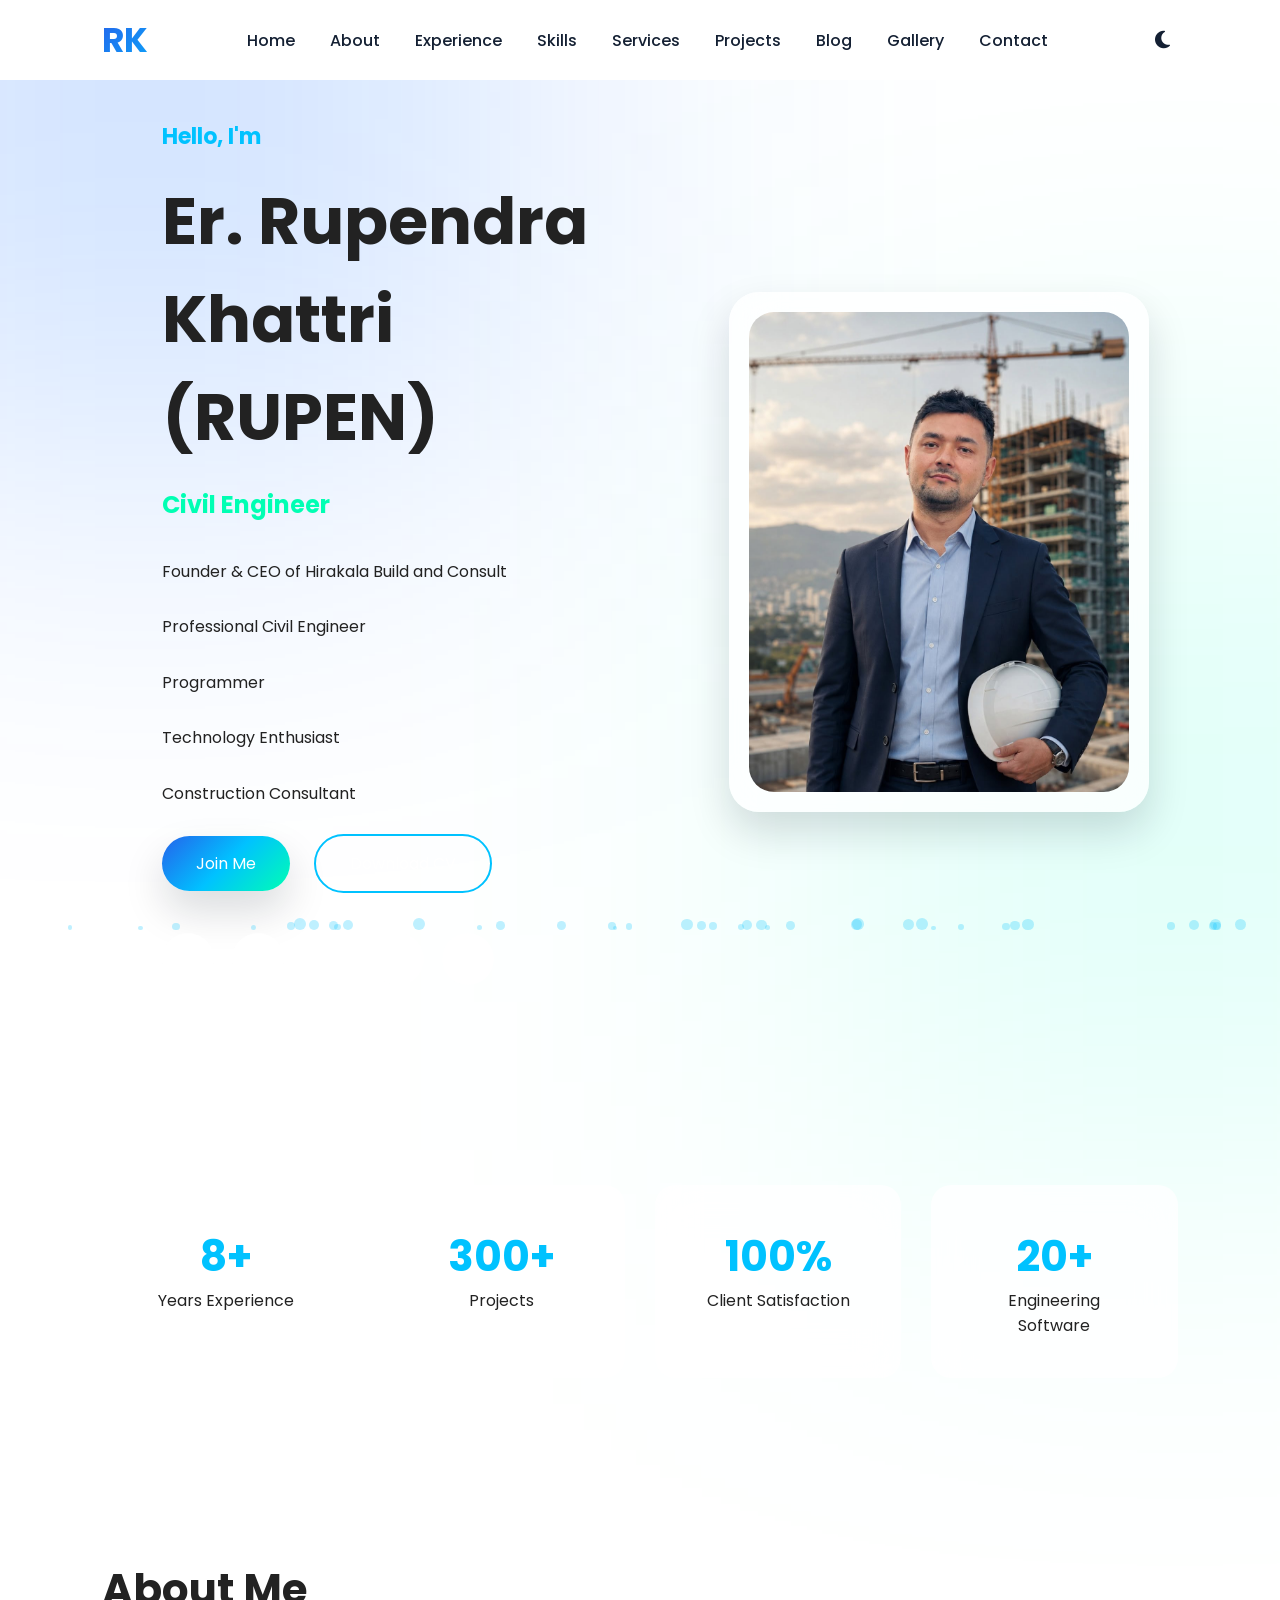
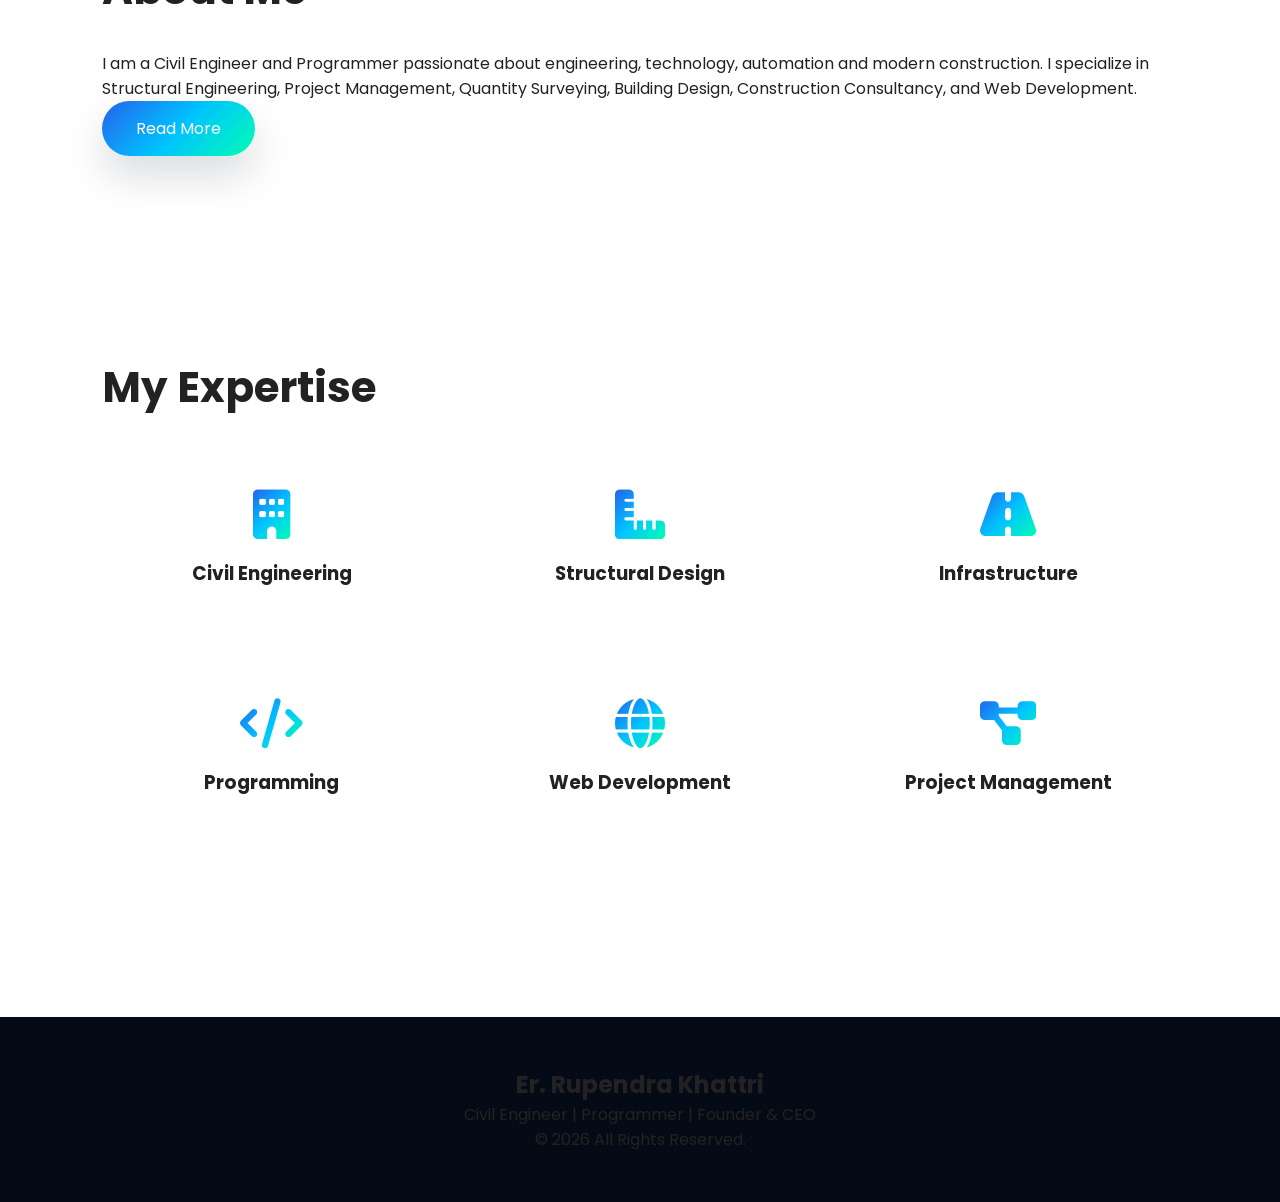
<file: index.html>
<!DOCTYPE html>
<html lang="en">

<head>

<meta charset="UTF-8">
<meta http-equiv="X-UA-Compatible" content="IE=edge">
<meta name="viewport" content="width=device-width, initial-scale=1.0">

<title>Rupendra Khattri | Civil Engineer | Programmer</title>

<meta name="description"
content="Official Portfolio of Er. Rupendra Khattri, Civil Engineer, Founder of Hirakala Build and Consult and Programmer.">

<link rel="stylesheet" href="css/variables.css">
<link rel="stylesheet" href="css/style.css">
<link rel="stylesheet" href="css/animation.css">
<link rel="stylesheet" href="css/responsive.css">

<link
href="https://cdnjs.cloudflare.com/ajax/libs/font-awesome/6.6.0/css/all.min.css"
rel="stylesheet">

<link
href="https://fonts.googleapis.com/css2?family=Poppins:wght@300;400;500;600;700&display=swap"
rel="stylesheet">

</head>

<body>

<div id="loader">
<div class="spinner"></div>
</div>

<header>


<nav class="navbar">

    <div class="logo">RK</div>

    <ul class="nav-links">

        <li><a href="index.html">Home</a></li>
        <li><a href="about.html">About</a></li>
        <li><a href="experience.html">Experience</a></li>
        <li><a href="skills.html">Skills</a></li>
        <li><a href="services.html">Services</a></li>
        <li><a href="projects.html">Projects</a></li>
        <li><a href="blog.html">Blog</a></li>
        <li><a href="gallery.html">Gallery</a></li>
        <li><a href="contact.html">Contact</a></li>

    </ul>

    <div class="menu-toggle">
        <i class="fas fa-bars"></i>
    </div>
<button id="theme-toggle">

<i class="fas fa-moon"></i>

</button>

</nav>

</header>

<section class="hero">

<div id="particles-js"></div>

<div class="hero-left">

<h3>Hello, I'm</h3>

<h1>Er. Rupendra Khattri (RUPEN) </h1>

<h2>

<span id="typing"></span>

</h2>

<p>

Founder & CEO of Hirakala Build and Consult
</p>
<p>
Professional Civil Engineer
</p>
<p>
Programmer
</p>
<p>
Technology Enthusiast
</p>
<p>
Construction Consultant
</p>

<div class="hero-buttons">

<a href="contact.html" class="btn">

Join Me

</a>

<a href="assets/cv.pdf" class="btn2">

Download CV

</a>

</div>

<div class="social">

<a href="https://facebook.com/rupendrakhattri1">

<i class="fab fa-facebook"></i>

</a>

<a href="https://instagram.com/rupenkhattri">

<i class="fab fa-instagram"></i>

</a>

<a href="https://github.com/rupendrakhattri">

<i class="fab fa-github"></i>

</a>

<a href="https://linkedin.com/in/rupendrakhattri">

<i class="fab fa-linkedin"></i>

</a>

<a href="https://youtube.com/@rupendrakhattri">

<i class="fab fa-youtube"></i>

</a>

</div>

</div>

<div class="hero-right">

<div class="profile-card">

<img src="images/profile.jpg">

</div>

</div>

</section>

<section class="stats">

<div class="card">

<h2>8+</h2>

<p>Years Experience</p>

</div>

<div class="card">

<h2>300+</h2>

<p>Projects</p>

</div>

<div class="card">

<h2>100%</h2>

<p>Client Satisfaction</p>

</div>

<div class="card">

<h2>20+</h2>

<p>Engineering Software</p>

</div>

</section>

<section class="about-preview">

<h2>About Me</h2>

<p>

I am a Civil Engineer and Programmer passionate about engineering,
technology, automation and modern construction.

I specialize in Structural Engineering,
Project Management,
Quantity Surveying,
Building Design,
Construction Consultancy,
and Web Development.

</p>

<a href="about.html" class="btn">

Read More

</a>

</section>

<section class="services-preview">

<h2>My Expertise</h2>

<div class="service-grid">

<div class="service-card">

<i class="fa-solid fa-building"></i>

<h3>Civil Engineering</h3>

</div>

<div class="service-card">

<i class="fa-solid fa-ruler-combined"></i>

<h3>Structural Design</h3>

</div>

<div class="service-card">

<i class="fa-solid fa-road"></i>

<h3>Infrastructure</h3>

</div>

<div class="service-card">

<i class="fa-solid fa-code"></i>

<h3>Programming</h3>

</div>

<div class="service-card">

<i class="fa-solid fa-globe"></i>

<h3>Web Development</h3>

</div>

<div class="service-card">

<i class="fa-solid fa-diagram-project"></i>

<h3>Project Management</h3>

</div>

</div>

</section>

<footer>

<h2>

Er. Rupendra Khattri

</h2>

<p>

Civil Engineer | Programmer | Founder & CEO

</p>

<p>

© 2026 All Rights Reserved.

</p>

</footer>

<script src="js/main.js"></script>

<script src="js/typing.js"></script>

<script src="js/particles.js"></script>

<script src="js/darkmode.js"></script>

</body>

</html>
</file>
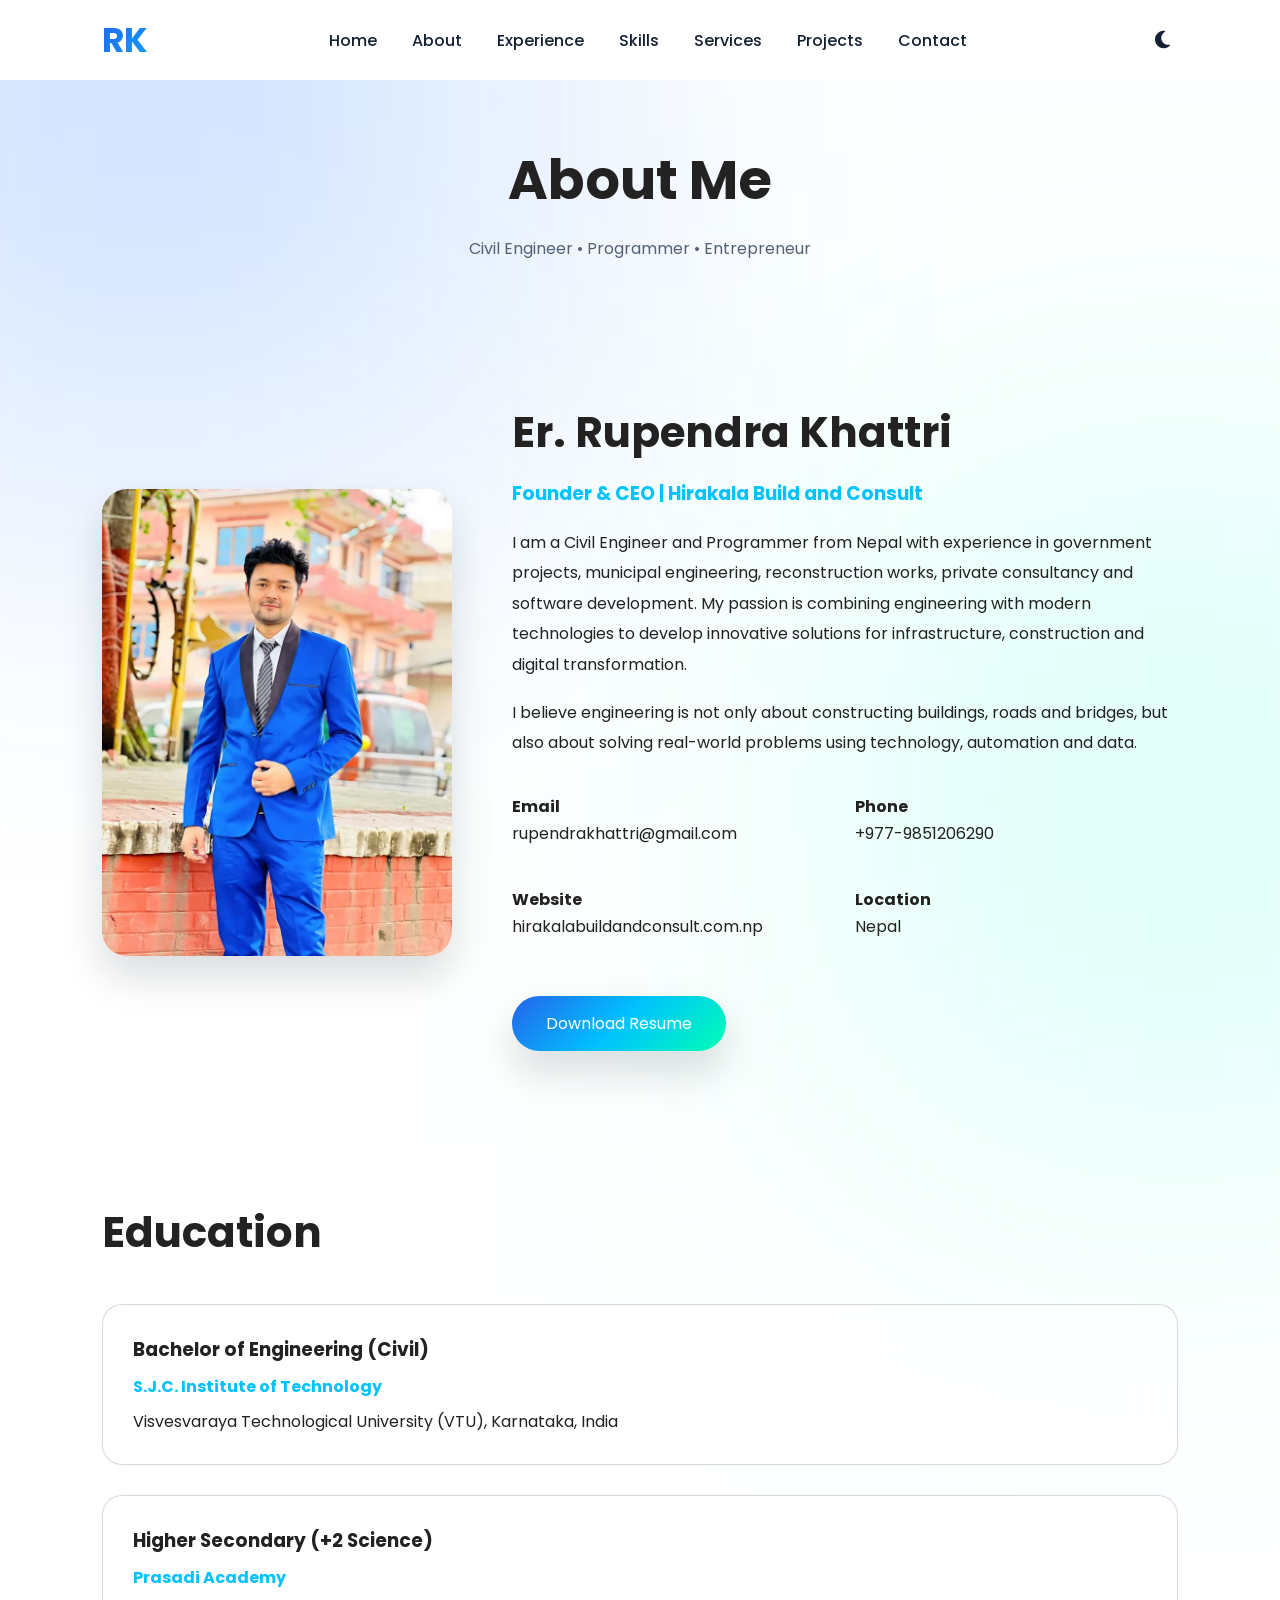
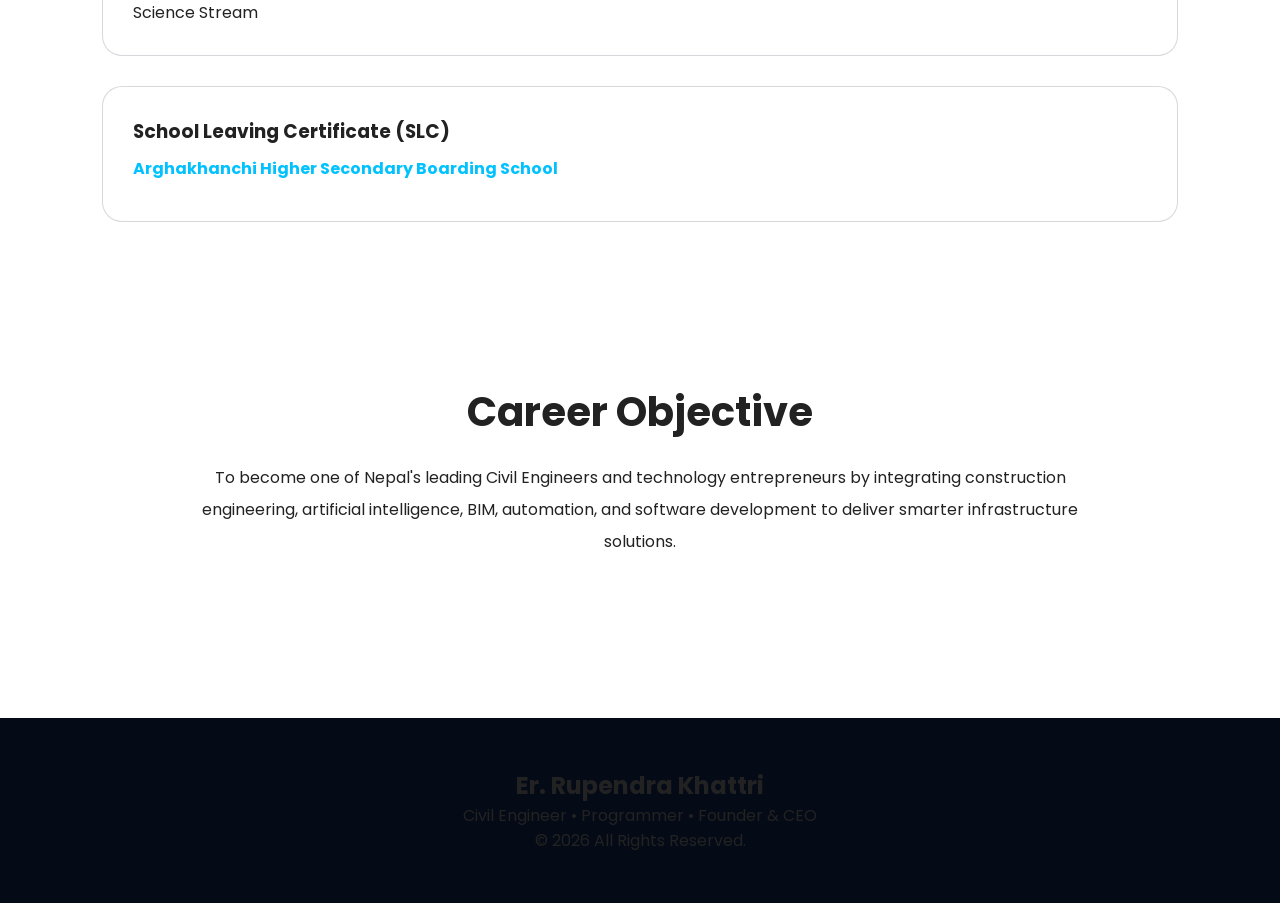
<file: about.html>
<!DOCTYPE html>
<html lang="en">

<head>

<meta charset="UTF-8">
<meta name="viewport" content="width=device-width, initial-scale=1.0">

<title>About | Er. Rupendra Khattri</title>

<link rel="stylesheet" href="css/variables.css">
<link rel="stylesheet" href="css/style.css">
<link rel="stylesheet" href="css/animation.css">
<link rel="stylesheet" href="css/responsive.css">

<link rel="preconnect" href="https://fonts.googleapis.com">
<link href="https://fonts.googleapis.com/css2?family=Poppins:wght@300;400;500;600;700&display=swap" rel="stylesheet">

<link rel="stylesheet"
href="https://cdnjs.cloudflare.com/ajax/libs/font-awesome/6.6.0/css/all.min.css">

</head>

<body>

<header>

<nav class="navbar">

<div class="logo">
RK
</div>

<ul class="nav-links">

<li><a href="index.html">Home</a></li>

<li><a href="about.html" class="active">About</a></li>

<li><a href="experience.html">Experience</a></li>

<li><a href="skills.html">Skills</a></li>

<li><a href="services.html">Services</a></li>

<li><a href="projects.html">Projects</a></li>

<li><a href="contact.html">Contact</a></li>

</ul>
<div class="menu-toggle">
    <i class="fas fa-bars"></i>
</div>
<button id="theme-toggle">

<i class="fas fa-moon"></i>

</button>

</nav>

</header>

<section class="page-header">

<h1>About Me</h1>

<p>

Civil Engineer • Programmer • Entrepreneur

</p>

</section>

<section class="about-container">

<div class="about-image">

<img src="images/rupen.jpg" alt="Rupendra Khattri">

</div>

<div class="about-content">

<h2>

Er. Rupendra Khattri

</h2>

<h3>

Founder & CEO | Hirakala Build and Consult

</h3>

<p>

I am a Civil Engineer and Programmer from Nepal with experience in
government projects, municipal engineering, reconstruction works,
private consultancy and software development.

My passion is combining engineering with modern technologies to
develop innovative solutions for infrastructure, construction and
digital transformation.

</p>

<p>

I believe engineering is not only about constructing buildings,
roads and bridges, but also about solving real-world problems using
technology, automation and data.

</p>

<div class="about-info">

<div>

<strong>Email</strong>

<p>rupendrakhattri@gmail.com</p>

</div>

<div>

<strong>Phone</strong>

<p>+977-9851206290</p>

</div>

<div>

<strong>Website</strong>

<p>

hirakalabuildandconsult.com.np

</p>

</div>

<div>

<strong>Location</strong>

<p>Nepal</p>

</div>

</div>

<a href="assets/cv.pdf" class="btn">

Download Resume

</a>

</div>

</section>

<section class="education">

<h2>Education</h2>

<div class="timeline">

<div class="timeline-item">

<h3>

Bachelor of Engineering (Civil)

</h3>

<h4>

S.J.C. Institute of Technology

</h4>

<p>

Visvesvaraya Technological University (VTU),
Karnataka, India

</p>

</div>

<div class="timeline-item">

<h3>

Higher Secondary (+2 Science)

</h3>

<h4>

Prasadi Academy

</h4>

<p>

Science Stream

</p>

</div>

<div class="timeline-item">

<h3>

School Leaving Certificate (SLC)

</h3>

<h4>

Arghakhanchi Higher Secondary Boarding School

</h4>

</div>

</div>

</section>

<section class="mission">

<h2>

Career Objective

</h2>

<p>

To become one of Nepal's leading Civil Engineers and technology
entrepreneurs by integrating construction engineering,
artificial intelligence, BIM, automation, and software development
to deliver smarter infrastructure solutions.

</p>

</section>

<footer>

<h2>

Er. Rupendra Khattri

</h2>

<p>

Civil Engineer • Programmer • Founder & CEO

</p>

<p>

© 2026 All Rights Reserved.

</p>

</footer>

<script src="js/main.js"></script>
<script src="js/darkmode.js"></script>

</body>

</html>
</file>
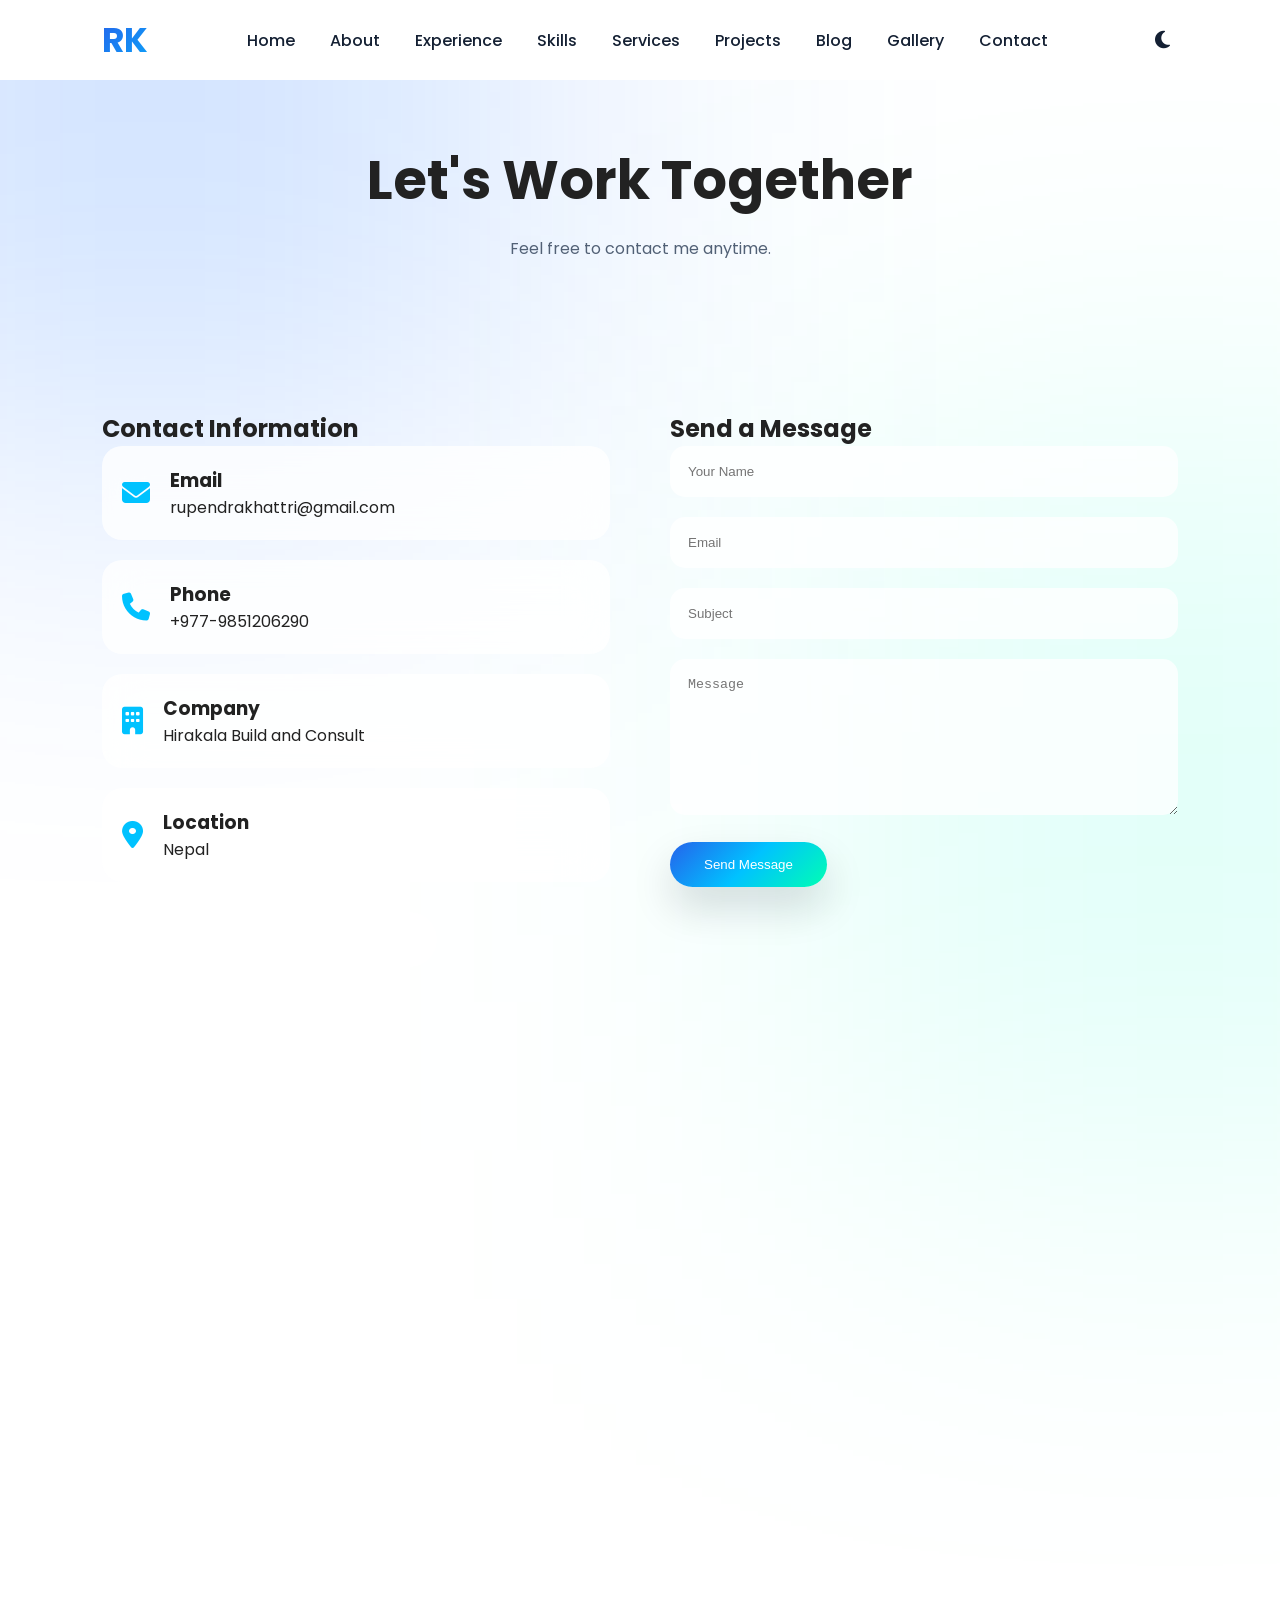
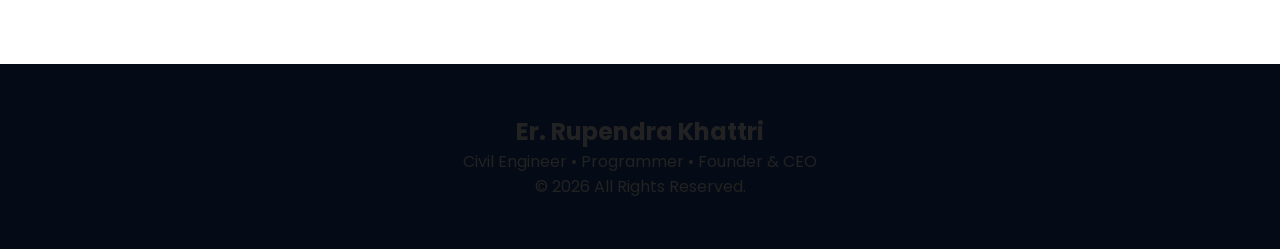
<file: contact.html>
<!DOCTYPE html>
<html lang="en">
<head>

<meta charset="UTF-8">
<meta name="viewport" content="width=device-width, initial-scale=1.0">

<title>Contact | Er. Rupendra Khattri</title>

<link rel="stylesheet" href="css/variables.css">
<link rel="stylesheet" href="css/style.css">
<link rel="stylesheet" href="css/animation.css">
<link rel="stylesheet" href="css/responsive.css">

<link href="https://fonts.googleapis.com/css2?family=Poppins:wght@300;400;600;700&display=swap" rel="stylesheet">

<link rel="stylesheet"
href="https://cdnjs.cloudflare.com/ajax/libs/font-awesome/6.6.0/css/all.min.css">

</head>

<body>

<header>

<nav class="navbar">

<div class="logo">RK</div>

<ul class="nav-links">

<li><a href="index.html">Home</a></li>
<li><a href="about.html">About</a></li>
<li><a href="experience.html">Experience</a></li>
<li><a href="skills.html">Skills</a></li>
<li><a href="services.html">Services</a></li>
<li><a href="projects.html">Projects</a></li>
<li><a href="blog.html">Blog</a></li>
<li><a href="gallery.html">Gallery</a></li>
<li><a href="contact.html" class="active">Contact</a></li>

</ul>
<div class="menu-toggle">
    <i class="fas fa-bars"></i>
</div>
<button id="theme-toggle">

<i class="fas fa-moon"></i>

</button>

</nav>

</header>

<section class="page-header">

<h1>Let's Work Together</h1>

<p>Feel free to contact me anytime.</p>

</section>

<section class="contact-section">

<div class="contact-info">

<h2>Contact Information</h2>

<div class="contact-card">

<i class="fa-solid fa-envelope"></i>

<div>

<h3>Email</h3>

<p>rupendrakhattri@gmail.com</p>

</div>

</div>

<div class="contact-card">

<i class="fa-solid fa-phone"></i>

<div>

<h3>Phone</h3>

<p>+977-9851206290</p>

</div>

</div>

<div class="contact-card">

<i class="fa-solid fa-building"></i>

<div>

<h3>Company</h3>

<p>Hirakala Build and Consult</p>

</div>

</div>

<div class="contact-card">

<i class="fa-solid fa-location-dot"></i>

<div>

<h3>Location</h3>

<p>Nepal</p>

</div>

</div>

<div class="social-large">

<a href="https://facebook.com/rupendrakhattri1"><i class="fab fa-facebook"></i></a>

<a href="https://instagram.com/rupenkhattri"><i class="fab fa-instagram"></i></a>

<a href="https://linkedin.com/in/rupendrakhattri"><i class="fab fa-linkedin"></i></a>

<a href="https://github.com/rupendrakhattri"><i class="fab fa-github"></i></a>

<a href="https://youtube.com/@rupendrakhattri"><i class="fab fa-youtube"></i></a>

</div>

</div>

<div class="contact-form">

<h2>Send a Message</h2>

<form>

<input type="text" placeholder="Your Name">

<input type="email" placeholder="Email">

<input type="text" placeholder="Subject">

<textarea rows="8" placeholder="Message"></textarea>

<button class="btn">

Send Message

</button>

</form>

</div>

</section>

<section class="map-section">

<iframe

src="https://www.google.com/maps?q=Nepal&output=embed"

loading="lazy"

allowfullscreen>

</iframe>

</section>

<footer>

<h2>Er. Rupendra Khattri</h2>

<p>Civil Engineer • Programmer • Founder & CEO</p>

<p>© 2026 All Rights Reserved.</p>

</footer>

<script src="js/main.js"></script>
<script src="js/darkmode.js"></script>

</body>

</html>
</file>
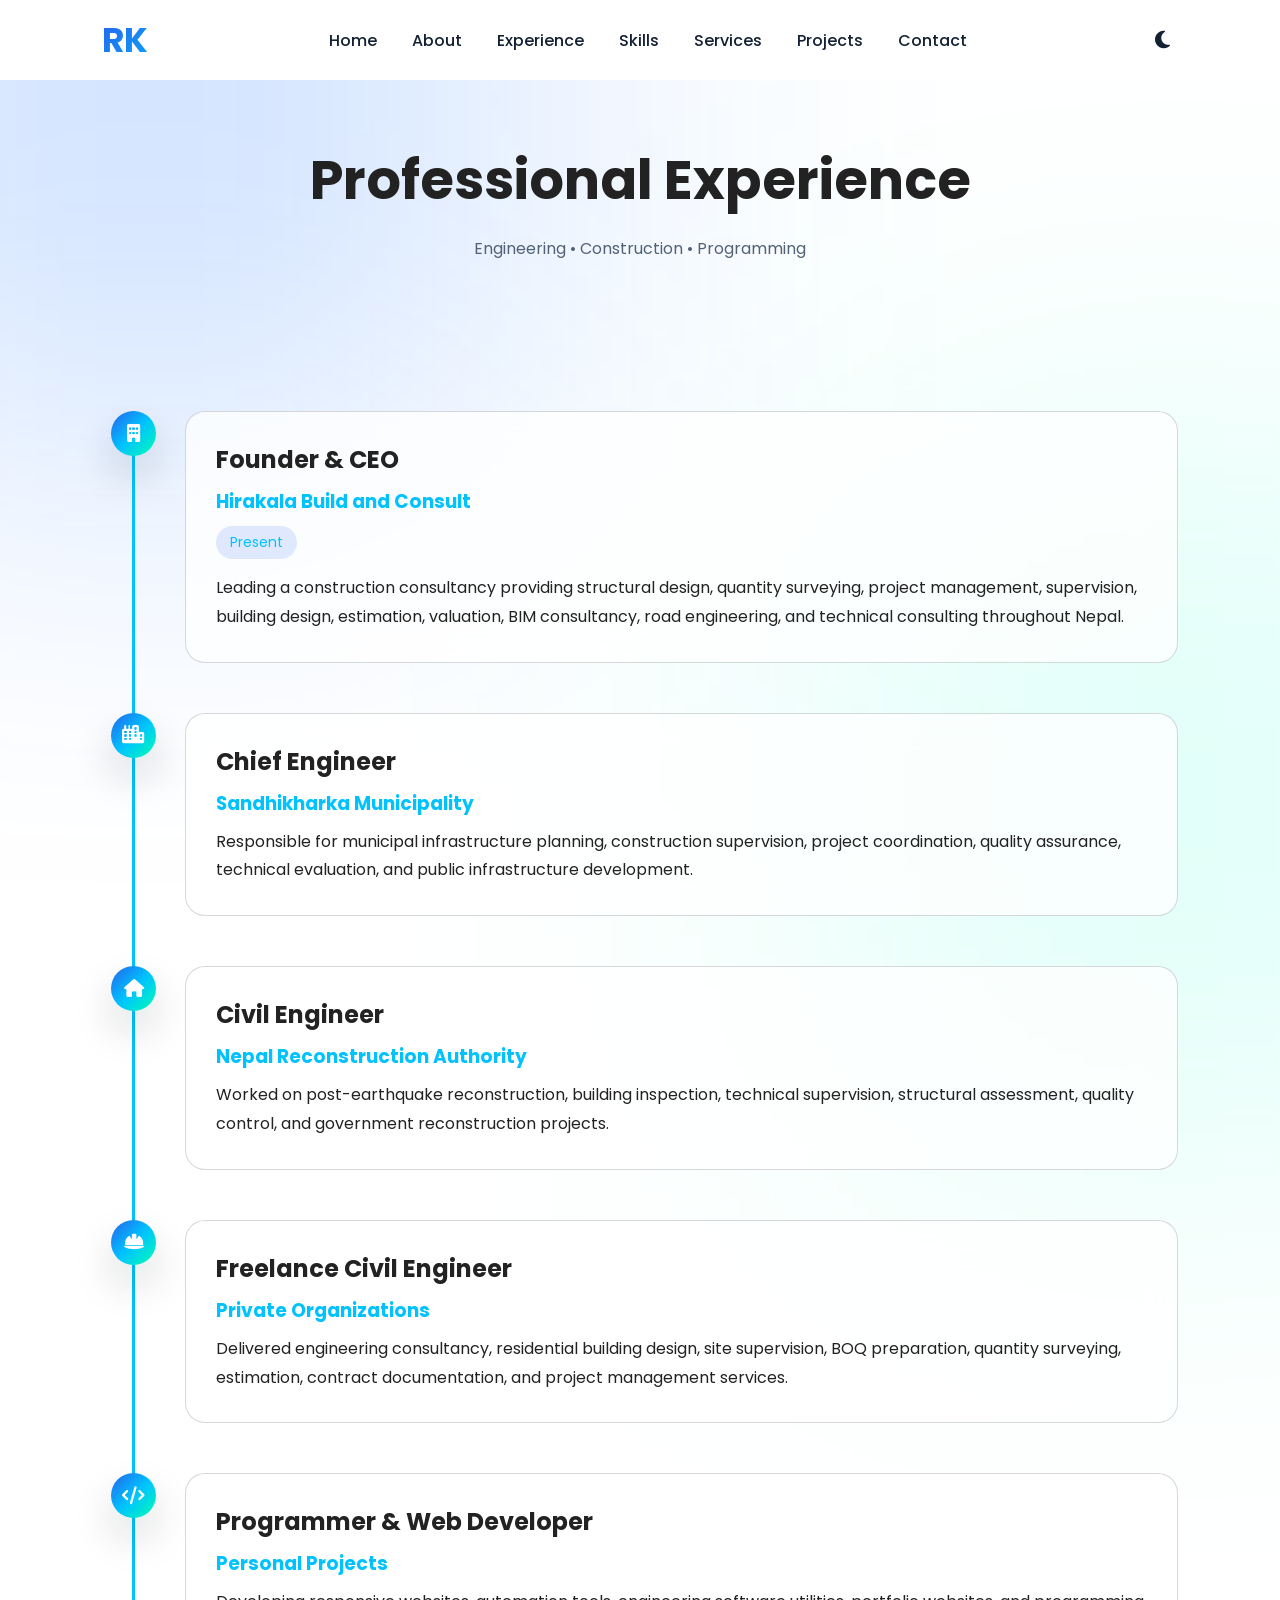
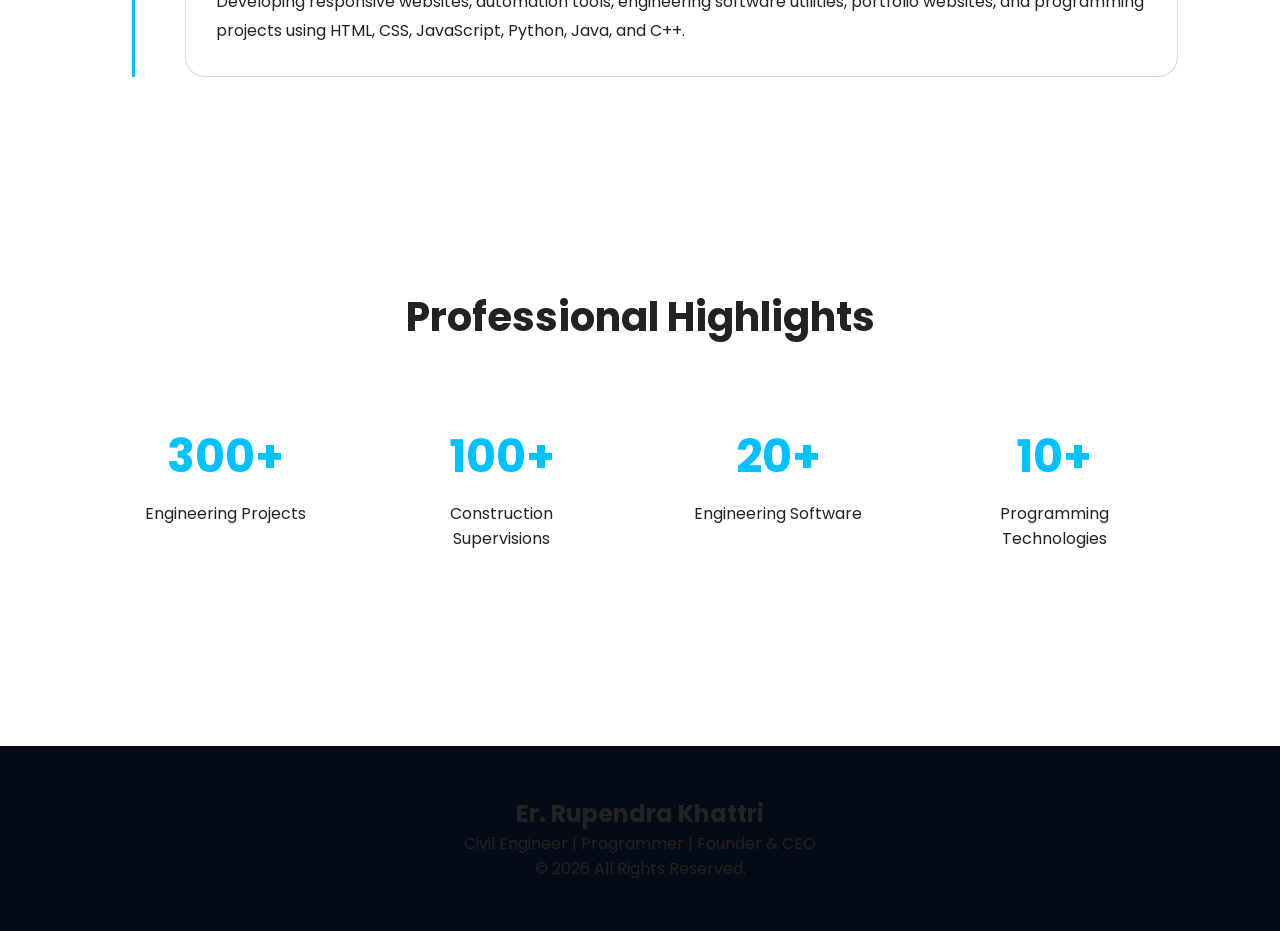
<file: experience.html>
<!DOCTYPE html>
<html lang="en">

<head>

<meta charset="UTF-8">
<meta name="viewport" content="width=device-width, initial-scale=1.0">

<title>Experience | Er. Rupendra Khattri</title>

<link rel="stylesheet" href="css/variables.css">
<link rel="stylesheet" href="css/style.css">
<link rel="stylesheet" href="css/animation.css">
<link rel="stylesheet" href="css/responsive.css">

<link href="https://fonts.googleapis.com/css2?family=Poppins:wght@300;400;500;600;700&display=swap" rel="stylesheet">

<link rel="stylesheet"
href="https://cdnjs.cloudflare.com/ajax/libs/font-awesome/6.6.0/css/all.min.css">

</head>

<body>

<header>

<nav class="navbar">

<div class="logo">RK</div>

<ul class="nav-links">

<li><a href="index.html">Home</a></li>

<li><a href="about.html">About</a></li>

<li><a href="experience.html" class="active">Experience</a></li>

<li><a href="skills.html">Skills</a></li>

<li><a href="services.html">Services</a></li>

<li><a href="projects.html">Projects</a></li>

<li><a href="contact.html">Contact</a></li>

</ul>
<div class="menu-toggle">
    <i class="fas fa-bars"></i>
</div>
<button id="theme-toggle">

<i class="fas fa-moon"></i>

</button>

</nav>

</header>

<section class="page-header">

<h1>Professional Experience</h1>

<p>Engineering • Construction • Programming</p>

</section>

<section class="experience-section">

<div class="experience-timeline">

<div class="experience-item">

<div class="experience-icon">

<i class="fa-solid fa-building"></i>

</div>

<div class="experience-content">

<h2>Founder & CEO</h2>

<h3>Hirakala Build and Consult</h3>

<span>Present</span>

<p>

Leading a construction consultancy providing structural design,
quantity surveying, project management, supervision,
building design, estimation, valuation, BIM consultancy,
road engineering, and technical consulting throughout Nepal.

</p>

</div>

</div>

<div class="experience-item">

<div class="experience-icon">

<i class="fa-solid fa-city"></i>

</div>

<div class="experience-content">

<h2>Chief Engineer</h2>

<h3>Sandhikharka Municipality</h3>

<p>

Responsible for municipal infrastructure planning,
construction supervision,
project coordination,
quality assurance,
technical evaluation,
and public infrastructure development.

</p>

</div>

</div>

<div class="experience-item">

<div class="experience-icon">

<i class="fa-solid fa-house"></i>

</div>

<div class="experience-content">

<h2>Civil Engineer</h2>

<h3>Nepal Reconstruction Authority</h3>

<p>

Worked on post-earthquake reconstruction,
building inspection,
technical supervision,
structural assessment,
quality control,
and government reconstruction projects.

</p>

</div>

</div>

<div class="experience-item">

<div class="experience-icon">

<i class="fa-solid fa-helmet-safety"></i>

</div>

<div class="experience-content">

<h2>Freelance Civil Engineer</h2>

<h3>Private Organizations</h3>

<p>

Delivered engineering consultancy,
residential building design,
site supervision,
BOQ preparation,
quantity surveying,
estimation,
contract documentation,
and project management services.

</p>

</div>

</div>

<div class="experience-item">

<div class="experience-icon">

<i class="fa-solid fa-code"></i>

</div>

<div class="experience-content">

<h2>Programmer & Web Developer</h2>

<h3>Personal Projects</h3>

<p>

Developing responsive websites,
automation tools,
engineering software utilities,
portfolio websites,
and programming projects using
HTML,
CSS,
JavaScript,
Python,
Java,
and C++.

</p>

</div>

</div>

</div>

</section>

<section class="achievement-section">

<h2>Professional Highlights</h2>

<div class="achievement-grid">

<div class="achievement-card">

<h3>300+</h3>

<p>Engineering Projects</p>

</div>

<div class="achievement-card">

<h3>100+</h3>

<p>Construction Supervisions</p>

</div>

<div class="achievement-card">

<h3>20+</h3>

<p>Engineering Software</p>

</div>

<div class="achievement-card">

<h3>10+</h3>

<p>Programming Technologies</p>

</div>

</div>

</section>

<footer>

<h2>Er. Rupendra Khattri</h2>

<p>Civil Engineer | Programmer | Founder & CEO</p>

<p>© 2026 All Rights Reserved.</p>

</footer>

<script src="js/main.js"></script>
<script src="js/darkmode.js"></script>

</body>

</html>
</file>
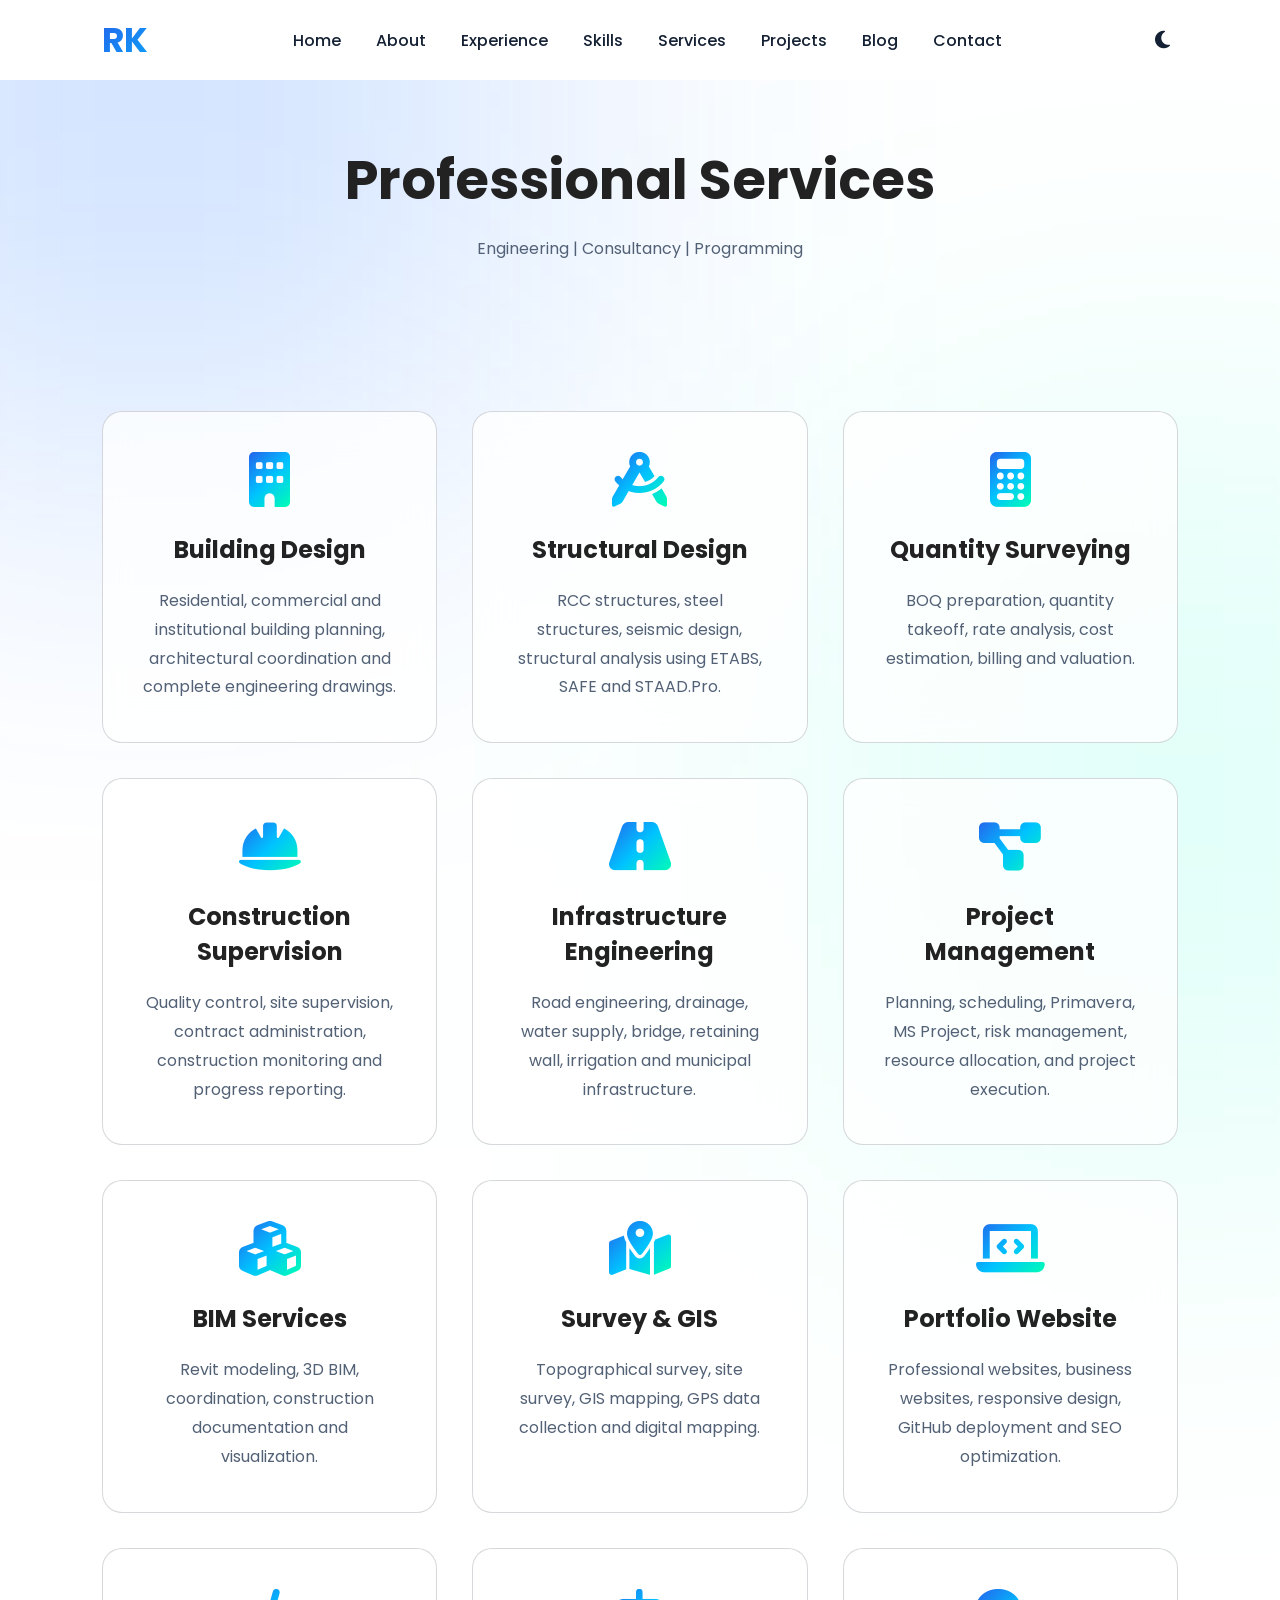
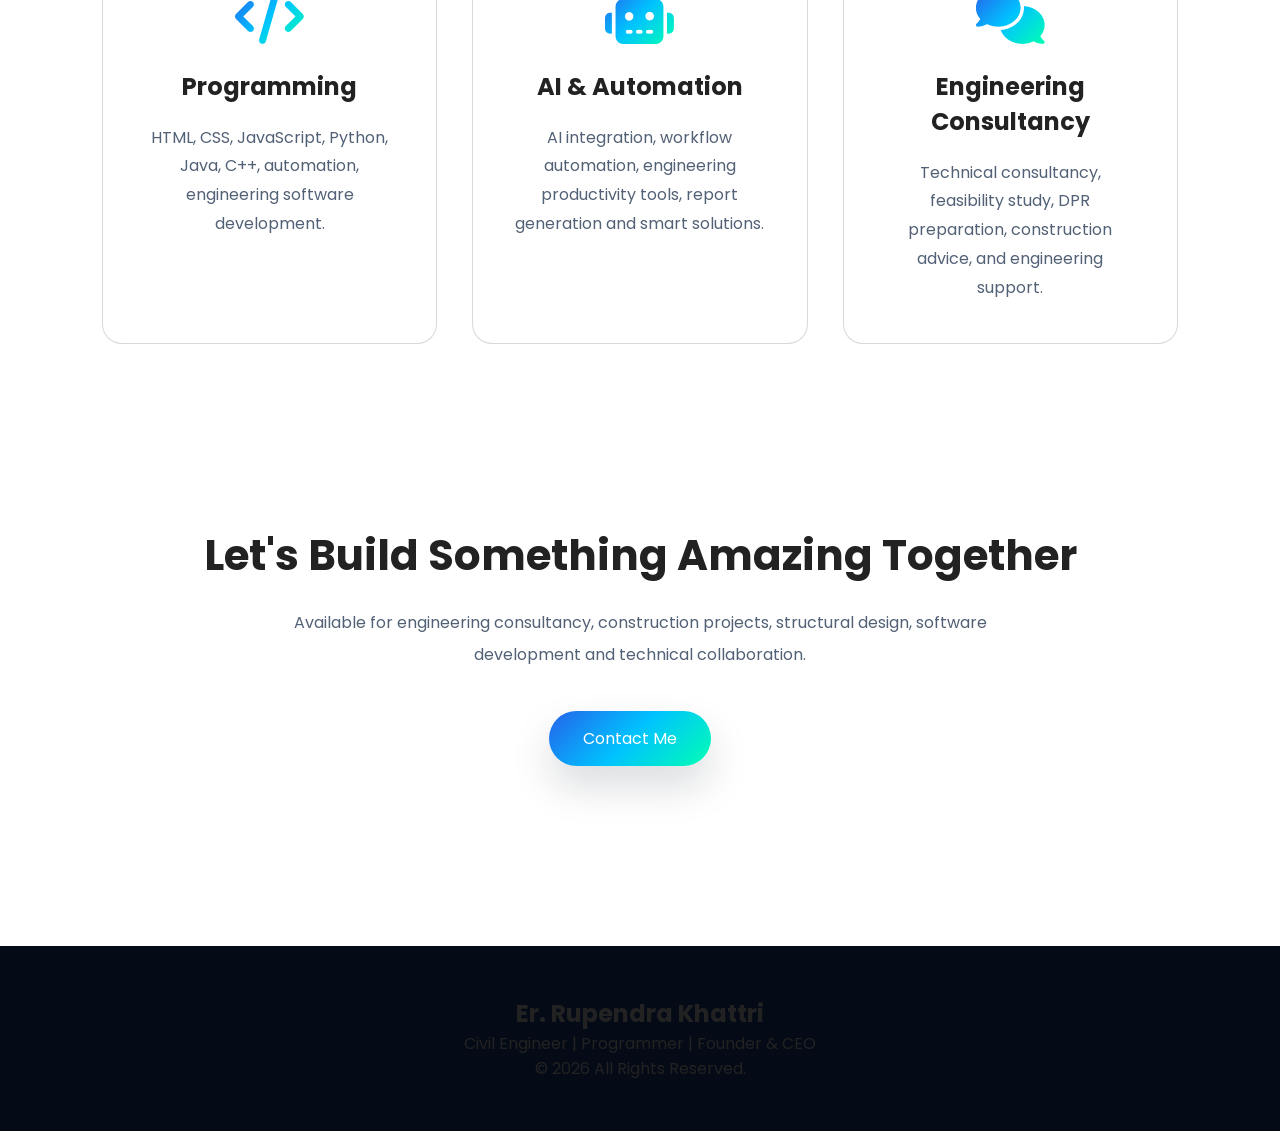
<file: services.html>
<!DOCTYPE html>
<html lang="en">

<head>

<meta charset="UTF-8">
<meta name="viewport" content="width=device-width, initial-scale=1.0">

<title>Services | Er. Rupendra Khattri</title>

<link rel="stylesheet" href="css/variables.css">
<link rel="stylesheet" href="css/style.css">
<link rel="stylesheet" href="css/animation.css">
<link rel="stylesheet" href="css/responsive.css">

<link href="https://fonts.googleapis.com/css2?family=Poppins:wght@300;400;500;600;700&display=swap" rel="stylesheet">

<link rel="stylesheet"
href="https://cdnjs.cloudflare.com/ajax/libs/font-awesome/6.6.0/css/all.min.css">

</head>

<body>

<header>

<nav class="navbar">

<div class="logo">RK</div>

<ul class="nav-links">

<li><a href="index.html">Home</a></li>
<li><a href="about.html">About</a></li>
<li><a href="experience.html">Experience</a></li>
<li><a href="skills.html">Skills</a></li>
<li><a href="services.html" class="active">Services</a></li>
<li><a href="projects.html">Projects</a></li>
<li><a href="blog.html">Blog</a></li>
<li><a href="contact.html">Contact</a></li>

</ul>
    <div class="menu-toggle">
    <i class="fas fa-bars"></i>
</div>
<button id="theme-toggle">

<i class="fas fa-moon"></i>

</button>

</nav>

</header>

<section class="page-header">

<h1>Professional Services</h1>

<p>Engineering | Consultancy | Programming</p>

</section>

<section class="services-page">

<div class="service-box">

<i class="fa-solid fa-building"></i>

<h3>Building Design</h3>

<p>

Residential, commercial and institutional building planning,
architectural coordination and complete engineering drawings.

</p>

</div>

<div class="service-box">

<i class="fa-solid fa-compass-drafting"></i>

<h3>Structural Design</h3>

<p>

RCC structures, steel structures, seismic design,
structural analysis using ETABS, SAFE and STAAD.Pro.

</p>

</div>

<div class="service-box">

<i class="fa-solid fa-calculator"></i>

<h3>Quantity Surveying</h3>

<p>

BOQ preparation, quantity takeoff,
rate analysis,
cost estimation,
billing and valuation.

</p>

</div>

<div class="service-box">

<i class="fa-solid fa-helmet-safety"></i>

<h3>Construction Supervision</h3>

<p>

Quality control,
site supervision,
contract administration,
construction monitoring
and progress reporting.

</p>

</div>

<div class="service-box">

<i class="fa-solid fa-road"></i>

<h3>Infrastructure Engineering</h3>

<p>

Road engineering,
drainage,
water supply,
bridge,
retaining wall,
irrigation
and municipal infrastructure.

</p>

</div>

<div class="service-box">

<i class="fa-solid fa-diagram-project"></i>

<h3>Project Management</h3>

<p>

Planning,
scheduling,
Primavera,
MS Project,
risk management,
resource allocation,
and project execution.

</p>

</div>

<div class="service-box">

<i class="fa-solid fa-cubes"></i>

<h3>BIM Services</h3>

<p>

Revit modeling,
3D BIM,
coordination,
construction documentation
and visualization.

</p>

</div>

<div class="service-box">

<i class="fa-solid fa-map-location-dot"></i>

<h3>Survey & GIS</h3>

<p>

Topographical survey,
site survey,
GIS mapping,
GPS data collection
and digital mapping.

</p>

</div>

<div class="service-box">

<i class="fa-solid fa-laptop-code"></i>

<h3>Portfolio Website</h3>

<p>

Professional websites,
business websites,
responsive design,
GitHub deployment
and SEO optimization.

</p>

</div>

<div class="service-box">

<i class="fa-solid fa-code"></i>

<h3>Programming</h3>

<p>

HTML,
CSS,
JavaScript,
Python,
Java,
C++,
automation,
engineering software development.

</p>

</div>

<div class="service-box">

<i class="fa-solid fa-robot"></i>

<h3>AI & Automation</h3>

<p>

AI integration,
workflow automation,
engineering productivity tools,
report generation
and smart solutions.

</p>

</div>

<div class="service-box">

<i class="fa-solid fa-comments"></i>

<h3>Engineering Consultancy</h3>

<p>

Technical consultancy,
feasibility study,
DPR preparation,
construction advice,
and engineering support.

</p>

</div>

</section>

<section class="cta-section">

<h2>

Let's Build Something Amazing Together

</h2>

<p>

Available for engineering consultancy,
construction projects,
structural design,
software development
and technical collaboration.

</p>

<a href="contact.html" class="btn">

Contact Me

</a>

</section>

<footer>

<h2>Er. Rupendra Khattri</h2>

<p>

Civil Engineer | Programmer | Founder & CEO

</p>

<p>

© 2026 All Rights Reserved.

</p>

</footer>

<script src="js/main.js"></script>
<script src="js/darkmode.js"></script>

</body>

</html>
</file>
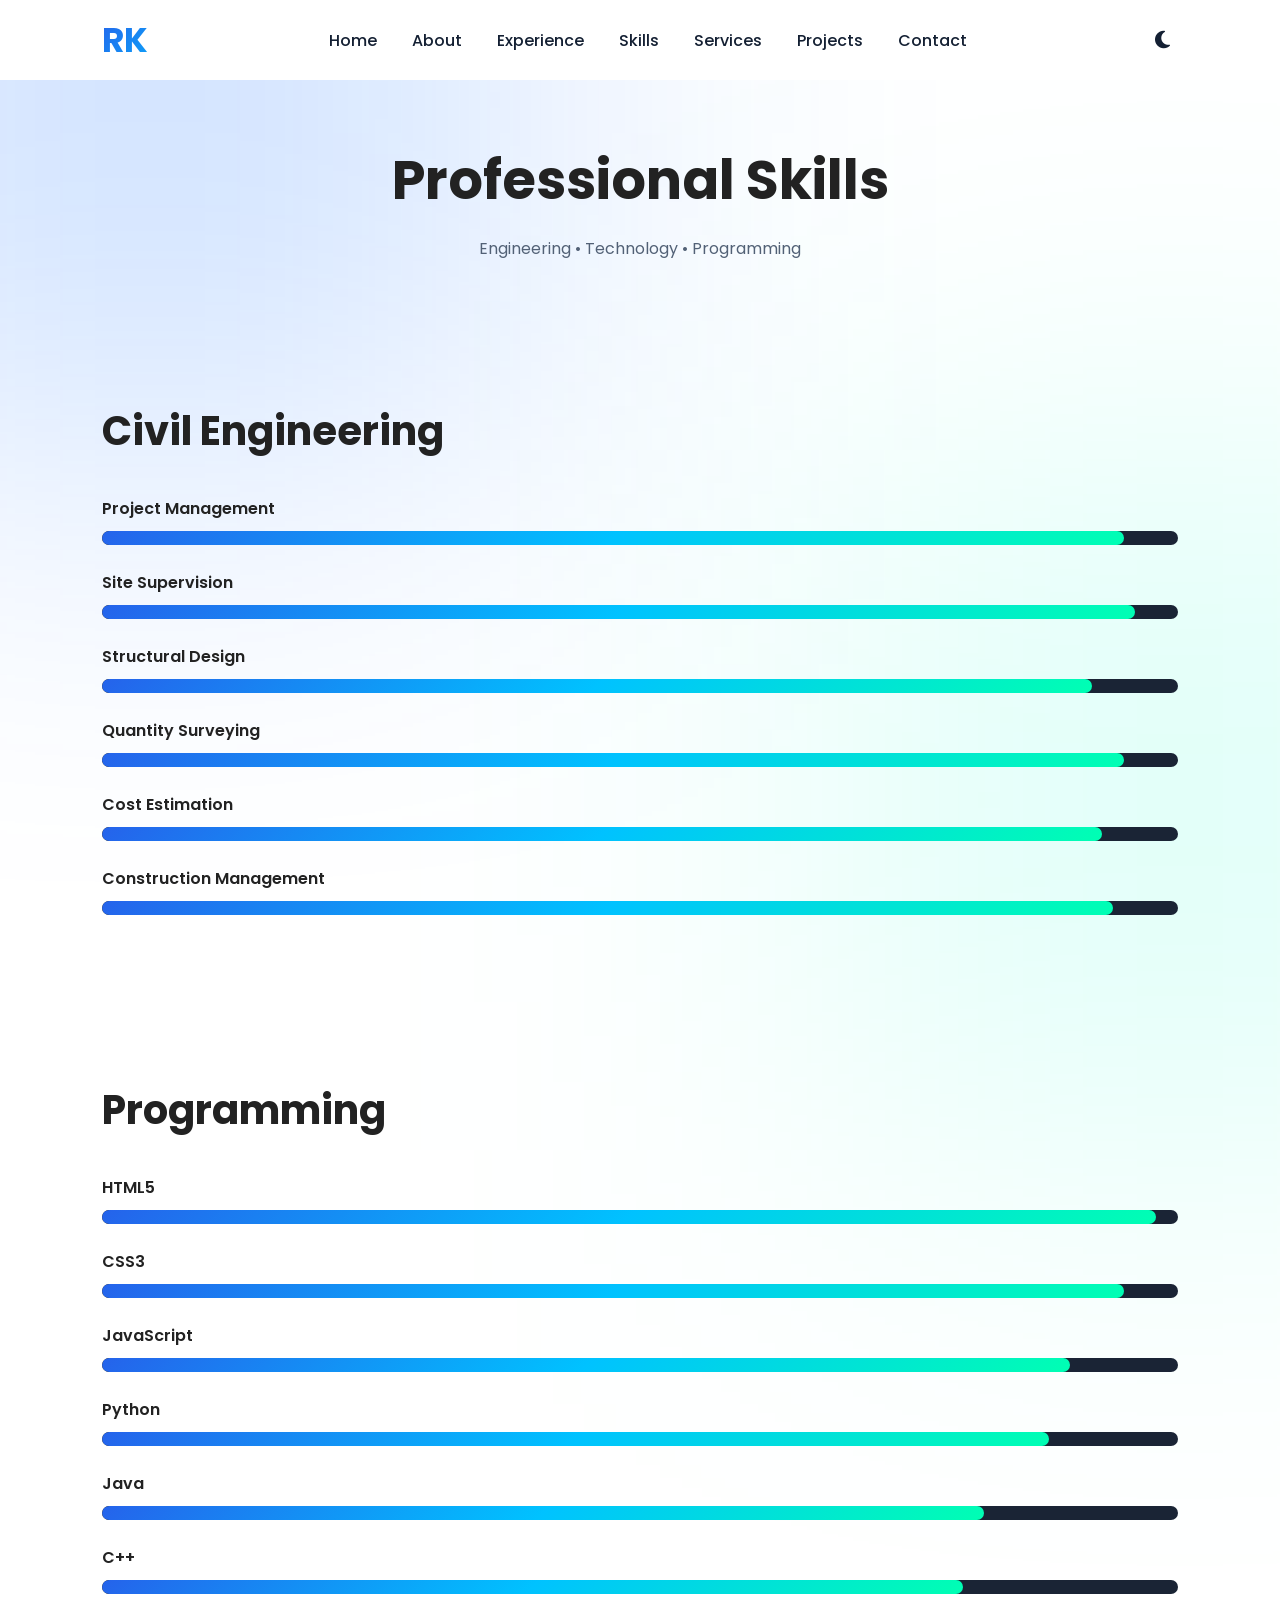
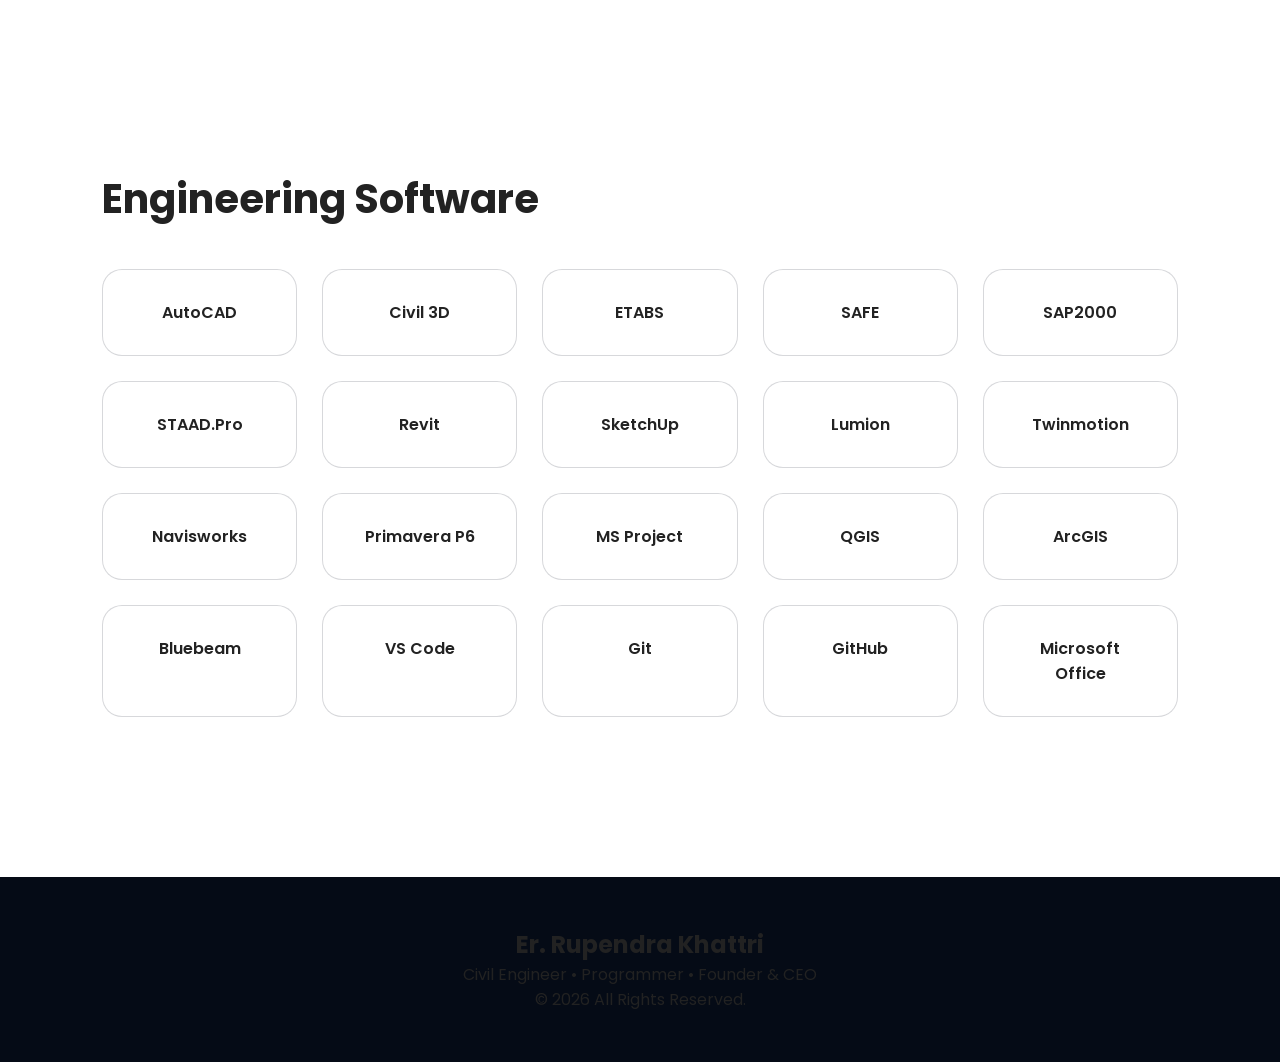
<file: skills.html>
<!DOCTYPE html>
<html lang="en">

<head>

<meta charset="UTF-8">
<meta name="viewport" content="width=device-width, initial-scale=1.0">

<title>Skills | Er. Rupendra Khattri</title>

<link rel="stylesheet" href="css/variables.css">
<link rel="stylesheet" href="css/style.css">
<link rel="stylesheet" href="css/animation.css">
<link rel="stylesheet" href="css/responsive.css">

<link rel="preconnect" href="https://fonts.googleapis.com">
<link href="https://fonts.googleapis.com/css2?family=Poppins:wght@300;400;500;600;700&display=swap" rel="stylesheet">

<link rel="stylesheet"
href="https://cdnjs.cloudflare.com/ajax/libs/font-awesome/6.6.0/css/all.min.css">

</head>

<body>

<header>

<nav class="navbar">

<div class="logo">RK</div>

<ul class="nav-links">

<li><a href="index.html">Home</a></li>
<li><a href="about.html">About</a></li>
<li><a href="experience.html">Experience</a></li>
<li><a href="skills.html" class="active">Skills</a></li>
<li><a href="services.html">Services</a></li>
<li><a href="projects.html">Projects</a></li>
<li><a href="contact.html">Contact</a></li>

</ul>
<div class="menu-toggle">
    <i class="fas fa-bars"></i>
</div>
<button id="theme-toggle">

<i class="fas fa-moon"></i>

</button>

</nav>

</header>

<section class="page-header">

<h1>Professional Skills</h1>

<p>Engineering • Technology • Programming</p>

</section>

<section class="skills-section">

<h2>Civil Engineering</h2>

<div class="skill">

<span>Project Management</span>

<div class="progress">
<div class="progress-bar" style="width:95%"></div>
</div>

</div>

<div class="skill">

<span>Site Supervision</span>

<div class="progress">
<div class="progress-bar" style="width:96%"></div>
</div>

</div>

<div class="skill">

<span>Structural Design</span>

<div class="progress">
<div class="progress-bar" style="width:92%"></div>
</div>

</div>

<div class="skill">

<span>Quantity Surveying</span>

<div class="progress">
<div class="progress-bar" style="width:95%"></div>
</div>

</div>

<div class="skill">

<span>Cost Estimation</span>

<div class="progress">
<div class="progress-bar" style="width:93%"></div>
</div>

</div>

<div class="skill">

<span>Construction Management</span>

<div class="progress">
<div class="progress-bar" style="width:94%"></div>
</div>

</div>

</section>

<section class="skills-section">

<h2>Programming</h2>

<div class="skill">

<span>HTML5</span>

<div class="progress">
<div class="progress-bar" style="width:98%"></div>
</div>

</div>

<div class="skill">

<span>CSS3</span>

<div class="progress">
<div class="progress-bar" style="width:95%"></div>
</div>

</div>

<div class="skill">

<span>JavaScript</span>

<div class="progress">
<div class="progress-bar" style="width:90%"></div>
</div>

</div>

<div class="skill">

<span>Python</span>

<div class="progress">
<div class="progress-bar" style="width:88%"></div>
</div>

</div>

<div class="skill">

<span>Java</span>

<div class="progress">
<div class="progress-bar" style="width:82%"></div>
</div>

</div>

<div class="skill">

<span>C++</span>

<div class="progress">
<div class="progress-bar" style="width:80%"></div>
</div>

</div>

</section>

<section class="software-section">

<h2>Engineering Software</h2>

<div class="software-grid">

<div class="software-card">AutoCAD</div>
<div class="software-card">Civil 3D</div>
<div class="software-card">ETABS</div>
<div class="software-card">SAFE</div>
<div class="software-card">SAP2000</div>
<div class="software-card">STAAD.Pro</div>
<div class="software-card">Revit</div>
<div class="software-card">SketchUp</div>
<div class="software-card">Lumion</div>
<div class="software-card">Twinmotion</div>
<div class="software-card">Navisworks</div>
<div class="software-card">Primavera P6</div>
<div class="software-card">MS Project</div>
<div class="software-card">QGIS</div>
<div class="software-card">ArcGIS</div>
<div class="software-card">Bluebeam</div>
<div class="software-card">VS Code</div>
<div class="software-card">Git</div>
<div class="software-card">GitHub</div>
<div class="software-card">Microsoft Office</div>

</div>

</section>

<footer>

<h2>Er. Rupendra Khattri</h2>

<p>Civil Engineer • Programmer • Founder & CEO</p>

<p>© 2026 All Rights Reserved.</p>

</footer>

<script src="js/main.js"></script>
<script src="js/darkmode.js"></script>

</body>

</html>
</file>
<file: css/variables.css>
:root{

/* ===== Colors ===== */

--primary:#2563eb;
--secondary:#00c2ff;
--accent:#00ffb3;

--bg:#08111f;
--bg2:#101a2d;

--card:rgba(255,255,255,.08);

--glass:rgba(255,255,255,.08);

--white:#ffffff;

/* Navigation controls need their own token: page text and icon colors can
   differ from the contrast needed over the fixed navbar. */
--nav-link:#ffffff;

--text:#d8e2ff;

--gray:#a7b3cf;

--border:rgba(255,255,255,.12);

--shadow:0 20px 40px rgba(0,0,0,.35);

--gradient:linear-gradient(
135deg,
#2563eb,
#00c2ff,
#00ffb3
);

/* ===== Font ===== */

--font:'Poppins',sans-serif;

/* ===== Radius ===== */

--radius:18px;

/* ===== Animation ===== */

--transition:.35s ease;

/* ===== Container ===== */

--container:1280px;

/* ===== Navbar ===== */

--nav-height:80px;

}

:root[data-theme="light"]{
--bg:#ffffff;
--bg2:#eef3f8;
--card:rgba(8,17,31,.06);
--glass:rgba(255,255,255,.76);
--white:#142033;
--nav-link:#142033;
--text:#222222;
--gray:#526176;
--border:rgba(8,17,31,.16);
--shadow:0 20px 40px rgba(8,17,31,.15);
}
</file>
<file: css/style.css>
*{
margin:0;
padding:0;
box-sizing:border-box;
}

html{
scroll-behavior:smooth;
}

body{

font-family:var(--font);

background:var(--bg);

color:var(--text);

overflow-x:hidden;

}

/* Background */

body::before{

content:"";

position:fixed;

width:700px;

height:700px;

background:#0066ff33;

filter:blur(180px);

top:-250px;

left:-200px;

z-index:-2;

}

body::after{

content:"";

position:fixed;

width:700px;

height:700px;

background:#00ffcc22;

filter:blur(180px);

bottom:-250px;

right:-250px;

z-index:-2;

}

/* Loader */

#loader{

position:fixed;

width:100%;

height:100vh;

background:#08111f;

display:flex;

justify-content:center;

align-items:center;

z-index:9999;

}

#loader.hidden{

opacity:0;

visibility:hidden;

pointer-events:none;

transition:.35s ease;

}

.spinner{

width:60px;

height:60px;

border:5px solid #1d3557;

border-top:5px solid #00c2ff;

border-radius:50%;

animation:spin 1s linear infinite;

}

/* Navbar */

.navbar{

position:fixed;

top:0;

width:100%;

height:80px;

display:flex;

justify-content:space-between;

align-items:center;

padding:0 8%;

background:rgba(0,0,0,.25);

backdrop-filter:blur(18px);

z-index:999;

}

.logo{

font-size:34px;

font-weight:700;

background:var(--gradient);

-webkit-background-clip:text;

-webkit-text-fill-color:transparent;

}

.navbar ul{

display:flex;

list-style:none;

gap:35px;

}

.navbar ul li a{

text-decoration:none;

color:var(--nav-link);

transition:.3s;

}

.navbar ul li a:hover{

color:var(--secondary);

}

/* Hero */

.hero{

min-height:100vh;

display:flex;

justify-content:space-between;

align-items:center;

padding:120px 8%;

gap:60px;

}

.hero-left{

flex:1;

}

.hero-left h3{

font-size:22px;

color:var(--secondary);

}

.hero-left h1{

font-size:65px;

margin:20px 0;

}

.hero-left h2{

height:45px;

color:var(--accent);

}

.hero-left p{

line-height:1.9;

max-width:650px;

margin:25px 0;

}

/* Buttons */

.btn{

display:inline-block;

padding:15px 34px;

background:var(--gradient);

border-radius:50px;

text-decoration:none;

color:white;

margin-right:20px;

box-shadow:var(--shadow);

transition:.4s;

}

.btn:hover{

transform:translateY(-6px);

}

.btn2{

display:inline-block;

padding:15px 34px;

border:2px solid var(--secondary);

border-radius:50px;

text-decoration:none;

color:white;

transition:.4s;

}

.btn2:hover{

background:var(--secondary);

color:#000;

}

/* Social */

.social{

margin-top:40px;

display:flex;

gap:18px;

}

.social a{

width:52px;

height:52px;

display:flex;

justify-content:center;

align-items:center;

border-radius:50%;

background:var(--glass);

backdrop-filter:blur(20px);

color:white;

font-size:22px;

transition:.4s;

}

.social a:hover{

transform:translateY(-8px);

background:var(--secondary);

color:black;

}

/* Profile */

.hero-right{

flex:1;

display:flex;

justify-content:center;

}

.profile-card{

width:420px;

height:520px;

background:var(--glass);

backdrop-filter:blur(25px);

border-radius:30px;

padding:20px;

box-shadow:var(--shadow);

animation:float 5s ease infinite;

}

.profile-card img{

width:100%;

height:100%;

object-fit:cover;

border-radius:25px;

}

/* Cards */

.stats{

display:grid;

grid-template-columns:repeat(4,1fr);

gap:30px;

padding:80px 8%;

}

.card{

background:var(--glass);

padding:40px;

text-align:center;

border-radius:20px;

backdrop-filter:blur(20px);

transition:.4s;

}

.card:hover{

transform:translateY(-10px);

}

.card h2{

font-size:42px;

color:var(--secondary);

}

.about-preview,

.services-preview{

padding:100px 8%;

}

.about-preview h2,

.services-preview h2{

font-size:42px;

margin-bottom:30px;

}

.service-grid{

display:grid;

grid-template-columns:repeat(3,1fr);

gap:30px;

}

.service-card{

padding:40px;

background:var(--glass);

text-align:center;

border-radius:20px;

transition:.4s;

}

.service-card:hover{

transform:translateY(-12px);

}

.service-card i{

font-size:50px;

margin-bottom:20px;

background:var(--gradient);

-webkit-background-clip:text;

-webkit-text-fill-color:transparent;

}

footer{

padding:50px;

text-align:center;

background:#050b16;

margin-top:80px;

}

/* Floating Particles */

.particle{

position:absolute;

bottom:-30px;

background:#00c2ff;

border-radius:50%;

opacity:.25;

animation:particleMove linear infinite;

pointer-events:none;

}

@keyframes particleMove{

0%{

transform:translateY(0);

opacity:0;

}

20%{

opacity:.4;

}

100%{

transform:translateY(-120vh);

opacity:0;

}

}

/* Reveal Animation */

.card,
.service-card,
.about-preview,
.profile-card{

opacity:0;

transform:translateY(40px);

transition:.8s;

}

.active{

opacity:1;

transform:translateY(0);

}

/* ===========================
ABOUT PAGE
===========================*/

.page-header{

padding:140px 8% 70px;

text-align:center;

}

.page-header h1{

font-size:54px;

margin-bottom:15px;

}

.page-header p{

color:var(--gray);

}

.about-container{

display:grid;

grid-template-columns:350px 1fr;

gap:60px;

padding:70px 8%;

align-items:center;

}

.about-image img{

width:100%;

border-radius:25px;

box-shadow:var(--shadow);

}

.about-content h2{

font-size:42px;

margin-bottom:15px;

}

.about-content h3{

color:var(--secondary);

margin-bottom:20px;

}

.about-content p{

line-height:1.9;

margin-bottom:18px;

}

.about-info{

display:grid;

grid-template-columns:repeat(2,1fr);

gap:20px;

margin:35px 0;

}

.education{

padding:80px 8%;

}

.education h2{

font-size:42px;

margin-bottom:40px;

}

.timeline{

display:flex;

flex-direction:column;

gap:30px;

}

.timeline-item{

background:var(--glass);

padding:30px;

border-radius:20px;

backdrop-filter:blur(20px);

border:1px solid var(--border);

transition:.35s;

}

.timeline-item:hover{

transform:translateX(10px);

}

.timeline-item h3{

margin-bottom:10px;

}

.timeline-item h4{

color:var(--secondary);

margin-bottom:10px;

}

.mission{

padding:80px 8%;

text-align:center;

}

.mission h2{

font-size:40px;

margin-bottom:20px;

}

.mission p{

max-width:900px;

margin:auto;

line-height:2;

}

/* ==========================
EXPERIENCE PAGE
========================== */

.experience-section{

padding:80px 8%;

}

.experience-timeline{

position:relative;

margin-left:30px;

border-left:3px solid var(--secondary);

}

.experience-item{

display:flex;

gap:30px;

margin-bottom:50px;

position:relative;

}

.experience-icon{

position:absolute;

left:-24px;

width:45px;

height:45px;

border-radius:50%;

background:var(--gradient);

display:flex;

justify-content:center;

align-items:center;

color:#fff;

font-size:18px;

box-shadow:var(--shadow);

}

.experience-content{

margin-left:50px;

background:var(--glass);

padding:30px;

border-radius:20px;

backdrop-filter:blur(20px);

border:1px solid var(--border);

transition:.35s;

}

.experience-content:hover{

transform:translateY(-8px);

}

.experience-content h2{

margin-bottom:10px;

}

.experience-content h3{

color:var(--secondary);

margin-bottom:10px;

}

.experience-content span{

display:inline-block;

margin-bottom:15px;

padding:6px 14px;

border-radius:20px;

background:#2563eb22;

color:var(--secondary);

font-size:14px;

}

.experience-content p{

line-height:1.8;

}

.achievement-section{

padding:80px 8%;

text-align:center;

}

.achievement-section h2{

font-size:40px;

margin-bottom:40px;

}

.achievement-grid{

display:grid;

grid-template-columns:repeat(4,1fr);

gap:30px;

}

.achievement-card{

background:var(--glass);

padding:35px;

border-radius:20px;

backdrop-filter:blur(20px);

transition:.35s;

}

.achievement-card:hover{

transform:translateY(-10px);

}

.achievement-card h3{

font-size:46px;

color:var(--secondary);

margin-bottom:10px;

}

@media(max-width:900px){

.achievement-grid{

grid-template-columns:repeat(2,1fr);

}

}

@media(max-width:768px){

.experience-content{

margin-left:40px;

}

.achievement-grid{

grid-template-columns:1fr;

}

}

/* ==========================
SKILLS PAGE
========================== */

.skills-section{

padding:70px 8%;

}

.skills-section h2{

margin-bottom:35px;

font-size:40px;

}

.skill{

margin-bottom:25px;

}

.skill span{

display:block;

margin-bottom:10px;

font-weight:600;

}

.progress{

width:100%;

height:14px;

background:#1a2435;

border-radius:30px;

overflow:hidden;

}

.progress-bar{

height:100%;

background:var(--gradient);

border-radius:30px;

animation:growBar 2s ease;

}

@keyframes growBar{

from{

width:0;

}

}

.software-section{

padding:80px 8%;

}

.software-section h2{

margin-bottom:40px;

font-size:40px;

}

.software-grid{

display:grid;

grid-template-columns:repeat(auto-fit,minmax(180px,1fr));

gap:25px;

}

.software-card{

background:var(--glass);

padding:30px;

text-align:center;

border-radius:20px;

backdrop-filter:blur(20px);

border:1px solid var(--border);

font-weight:600;

transition:.35s;

}

.software-card:hover{

transform:translateY(-10px);

background:rgba(37,99,235,.18);

}

/*==========================
SERVICES PAGE
===========================*/

.services-page{

padding:80px 8%;

display:grid;

grid-template-columns:repeat(auto-fit,minmax(320px,1fr));

gap:35px;

}

.service-box{

background:var(--glass);

padding:40px;

border-radius:20px;

backdrop-filter:blur(18px);

border:1px solid var(--border);

transition:.35s;

text-align:center;

}

.service-box:hover{

transform:translateY(-12px);

box-shadow:0 20px 40px rgba(0,0,0,.3);

}

.service-box i{

font-size:55px;

margin-bottom:25px;

background:var(--gradient);

-webkit-background-clip:text;

-webkit-text-fill-color:transparent;

}

.service-box h3{

margin-bottom:20px;

font-size:24px;

}

.service-box p{

line-height:1.8;

color:var(--gray);

}

.cta-section{

padding:100px 8%;

text-align:center;

}

.cta-section h2{

font-size:42px;

margin-bottom:20px;

}

.cta-section p{

max-width:800px;

margin:0 auto 40px;

line-height:2;

color:var(--gray);

}

/*==========================
PROJECT PAGE
==========================*/

.filter-section{

padding:40px 8%;

display:flex;

justify-content:center;

flex-wrap:wrap;

gap:20px;

}

.filter-btn{

padding:12px 28px;

border:none;

border-radius:40px;

cursor:pointer;

background:var(--glass);

color:var(--text);

font-weight:600;

transition:.35s;

}

.filter-btn:hover,
.filter-btn.active{

background:var(--gradient);

color:white;

}

.project-grid{

padding:40px 8% 100px;

display:grid;

grid-template-columns:repeat(auto-fit,minmax(350px,1fr));

gap:35px;

}

.project-card{

background:var(--glass);

border-radius:22px;

overflow:hidden;

backdrop-filter:blur(20px);

border:1px solid var(--border);

transition:.35s;

}

.project-card:hover{

transform:translateY(-12px);

box-shadow:0 20px 40px rgba(0,0,0,.35);

}

.project-card img{

width:100%;

height:240px;

object-fit:cover;

transition:.4s;

}

.project-card:hover img{

transform:scale(1.08);

}

.project-content{

padding:30px;

}

.badge{

display:inline-block;

padding:6px 16px;

border-radius:30px;

background:#2563eb22;

color:var(--secondary);

margin-bottom:18px;

font-size:14px;

}

.programming{

background:#00ff8820;

color:#00ffb3;

}

.research{

background:#ffbf0020;

color:#ffc107;

}

.project-content h3{

margin-bottom:15px;

font-size:26px;

}

.project-content p{

line-height:1.8;

margin-bottom:20px;

}

.tech{

display:flex;

flex-wrap:wrap;

gap:10px;

margin-bottom:25px;

}

.tech span{

padding:8px 15px;

background:#ffffff10;

border-radius:30px;

font-size:13px;

}

.project-buttons{

display:flex;

gap:15px;

}

/*==========================
BLOG PAGE
==========================*/

.blog-search{

padding:40px 8%;

text-align:center;

}

.blog-search input{

width:100%;
max-width:600px;
padding:16px 25px;
border:none;
border-radius:50px;
background:var(--glass);
color:var(--text);
font-size:16px;
outline:none;

}

.featured-blog{

padding:50px 8%;

display:grid;

grid-template-columns:1fr 500px;

gap:50px;

align-items:center;

}

.featured-blog img{

width:100%;
border-radius:20px;

}

.blog-tag{

display:inline-block;

padding:8px 18px;

border-radius:30px;

background:var(--gradient);

color:white;

margin-bottom:20px;

}

.featured-content h2{

font-size:42px;

margin-bottom:20px;

}

.featured-content p{

line-height:1.9;

margin-bottom:30px;

}

.blog-grid{

padding:60px 8%;

display:grid;

grid-template-columns:repeat(auto-fit,minmax(340px,1fr));

gap:35px;

}

.blog-card{

background:var(--glass);

border-radius:20px;

overflow:hidden;

backdrop-filter:blur(20px);

border:1px solid var(--border);

transition:.35s;

}

.blog-card:hover{

transform:translateY(-10px);

}

.blog-card img{

width:100%;

height:220px;

object-fit:cover;

}

.blog-content{

padding:25px;

}

.blog-category{

display:inline-block;

padding:6px 16px;

border-radius:30px;

background:#2563eb22;

color:var(--secondary);

margin-bottom:15px;

font-size:14px;

}

.blog-content h3{

margin-bottom:15px;

}

.blog-content p{

line-height:1.8;

margin-bottom:20px;

}

.blog-footer{

display:flex;

justify-content:space-between;

align-items:center;

font-size:14px;

}

.blog-footer a{

text-decoration:none;

color:var(--secondary);

font-weight:600;

}

@media(max-width:900px){

.featured-blog{

grid-template-columns:1fr;

}

}

/*==========================
GALLERY PAGE
===========================*/

.gallery-filter{

padding:40px 8%;

display:flex;

justify-content:center;

flex-wrap:wrap;

gap:20px;

}

.gallery-btn{

padding:12px 25px;

border:none;

border-radius:40px;

background:var(--glass);

color:var(--text);

cursor:pointer;

transition:.35s;

font-weight:600;

}

.gallery-btn:hover,
.gallery-btn.active{

background:var(--gradient);

color:white;

}

.gallery-grid{

padding:40px 8% 100px;

display:grid;

grid-template-columns:repeat(auto-fit,minmax(320px,1fr));

gap:25px;

}

.gallery-item{

position:relative;

overflow:hidden;

border-radius:20px;

cursor:pointer;

}

.gallery-item img{

width:100%;

height:280px;

object-fit:cover;

transition:.6s;

}

.gallery-item:hover img{

transform:scale(1.12);

}

.gallery-overlay{

position:absolute;

left:0;

bottom:-100%;

width:100%;

padding:30px;

background:linear-gradient(to top,
rgba(0,0,0,.92),
transparent);

color:white;

transition:.45s;

}

.gallery-item:hover .gallery-overlay{

bottom:0;

}

.gallery-overlay h3{

margin-bottom:8px;

}

.gallery-overlay p{

font-size:15px;

opacity:.9;

}


/*=========================
CONTACT PAGE
=========================*/

.contact-section{

display:grid;

grid-template-columns:1fr 1fr;

gap:60px;

padding:80px 8%;

}

.contact-card{

display:flex;

gap:20px;

align-items:center;

background:var(--glass);

padding:20px;

margin-bottom:20px;

border-radius:20px;

backdrop-filter:blur(20px);

}

.contact-card i{

font-size:28px;

color:var(--secondary);

}

.contact-form input,
.contact-form textarea{

width:100%;

padding:18px;

margin-bottom:20px;

border:none;

border-radius:15px;

background:var(--glass);

color:white;

outline:none;

}

.contact-form button{

border:none;

cursor:pointer;

}

.social-large{

margin-top:30px;

display:flex;

gap:15px;

}

.social-large a{

width:55px;

height:55px;

display:flex;

justify-content:center;

align-items:center;

border-radius:50%;

background:var(--glass);

color:white;

font-size:22px;

transition:.3s;

}

.social-large a:hover{

background:var(--gradient);

}

.map-section{

padding:0 8% 80px;

}

.map-section iframe{

width:100%;

height:450px;

border:none;

border-radius:25px;

}

@media(max-width:900px){

.contact-section{

grid-template-columns:1fr;

}

}

/* ==========================
Responsive Navigation
========================== */

.navbar{

display:flex;

justify-content:space-between;

align-items:center;

padding:20px 8%;

position:fixed;

width:100%;

top:0;

left:0;

z-index:999;

background:var(--bg);

backdrop-filter:blur(20px);

}

.nav-links{

display:flex;

gap:30px;

list-style:none;

}

.nav-links li a{

color:var(--nav-link);

text-decoration:none;

font-weight:500;

transition:.3s;

}

.nav-links li a:hover{

color:#00c2ff;

}

.menu-toggle{

display:none;

font-size:30px;

cursor:pointer;

color:var(--white);

}

#theme-toggle{
background:transparent;
border:0;
color:var(--white);
font-size:20px;
cursor:pointer;
padding:8px;
line-height:1;
}
</file>
<file: css/animation.css>
/* ===========================
   ANIMATIONS
===========================*/

@keyframes spin{

0%{
transform:rotate(0deg);
}

100%{
transform:rotate(360deg);
}

}

/* Floating profile */

@keyframes float{

0%{
transform:translateY(0px);
}

50%{
transform:translateY(-20px);
}

100%{
transform:translateY(0px);
}

}

/* Fade Up */

@keyframes fadeUp{

0%{

opacity:0;

transform:translateY(60px);

}

100%{

opacity:1;

transform:translateY(0);

}

}

/* Fade Left */

@keyframes fadeLeft{

0%{

opacity:0;

transform:translateX(-80px);

}

100%{

opacity:1;

transform:translateX(0);

}

}

/* Fade Right */

@keyframes fadeRight{

0%{

opacity:0;

transform:translateX(80px);

}

100%{

opacity:1;

transform:translateX(0);

}

}

/* Zoom */

@keyframes zoom{

0%{

opacity:0;

transform:scale(.8);

}

100%{

opacity:1;

transform:scale(1);

}

}

/* Glow */

@keyframes glow{

0%{

box-shadow:0 0 0 rgba(0,194,255,.4);

}

50%{

box-shadow:
0 0 20px rgba(0,194,255,.6),
0 0 40px rgba(0,194,255,.4);

}

100%{

box-shadow:0 0 0 rgba(0,194,255,.4);

}

}

/* Gradient Animation */

@keyframes gradient{

0%{

background-position:0% 50%;

}

50%{

background-position:100% 50%;

}

100%{

background-position:0% 50%;

}

}

/* Pulse */

@keyframes pulse{

0%{

transform:scale(1);

}

50%{

transform:scale(1.08);

}

100%{

transform:scale(1);

}

}

/* Rotate */

@keyframes rotate{

0%{

transform:rotate(0deg);

}

100%{

transform:rotate(360deg);

}

}

/* Bounce */

@keyframes bounce{

0%,100%{

transform:translateY(0);

}

50%{

transform:translateY(-12px);

}

}

/* Wave */

@keyframes wave{

0%{

transform:rotate(0deg);

}

25%{

transform:rotate(10deg);

}

50%{

transform:rotate(-10deg);

}

75%{

transform:rotate(8deg);

}

100%{

transform:rotate(0deg);

}

}

/* Hero Animation */

.hero-left{

animation:fadeLeft 1s ease;

}

.hero-right{

animation:fadeRight 1.2s ease;

}

.stats{

animation:fadeUp 1.3s ease;

}

.about-preview{

animation:fadeUp 1.4s ease;

}

.services-preview{

animation:fadeUp 1.5s ease;

}

/* Buttons */

.btn{

animation:glow 3s infinite;

}

.btn:hover{

animation:pulse .6s;

}

/* Service Cards */

.service-card{

transition:.4s;

}

.service-card:hover{

transform:
translateY(-15px)
scale(1.03);

}

/* Stats */

.card{

transition:.4s;

}

.card:hover{

transform:
translateY(-12px)
scale(1.03);

}

/* Icons */

.social a:hover{

animation:bounce .8s;

}

/* Logo */

.logo{

background-size:300% 300%;

animation:gradient 8s infinite;

}

/* Profile Image */

.profile-card{

overflow:hidden;

}

.profile-card img{

transition:1s;

}

.profile-card:hover img{

transform:scale(1.08);

}
</file>
<file: css/responsive.css>
/* ===========================
TABLET
===========================*/

@media(max-width:1100px){

.hero{

flex-direction:column-reverse;

text-align:center;

}

.hero-left p{

margin:auto;

}

.hero-buttons{

margin-top:25px;

}

.stats{

grid-template-columns:repeat(2,1fr);

}

.service-grid{

grid-template-columns:repeat(2,1fr);

}

}

/* ===========================
MOBILE
===========================*/

@media(max-width:768px){

.menu-toggle{

display:block;

font-size:28px;

cursor:pointer;

color:var(--white);

z-index:1001;

}

.nav-links{

position:fixed;

top:80px;

right:-100%;

width:260px;

height:calc(100vh - 80px);

background:var(--bg);

display:flex;

flex-direction:column;

justify-content:flex-start;

align-items:center;

padding-top:40px;

gap:25px;

transition:.4s;
z-index:1000;
overflow-y:auto;

}

.nav-links.active{

right:0;

}

.nav-links li{

list-style:none;

}

.nav-links li a{

font-size:18px;

color:var(--nav-link);

text-decoration:none;

}

}
</file>
